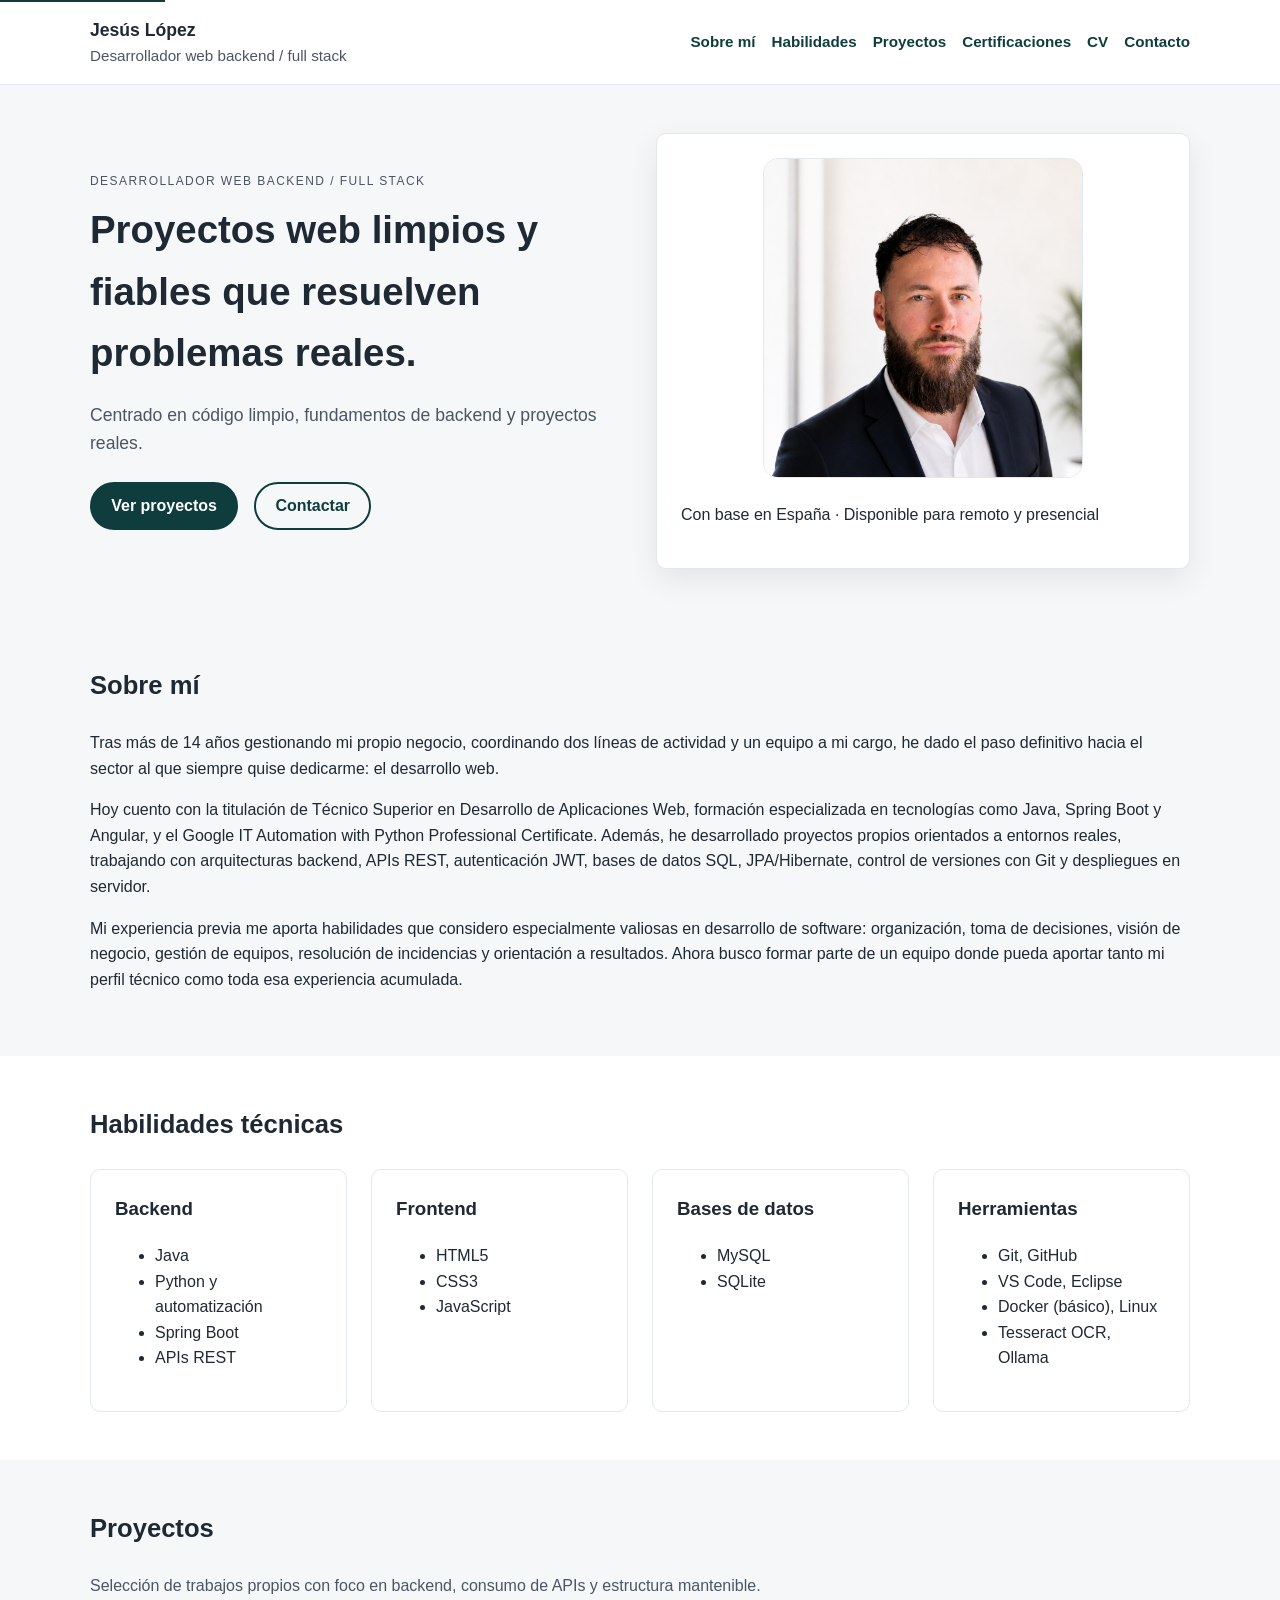
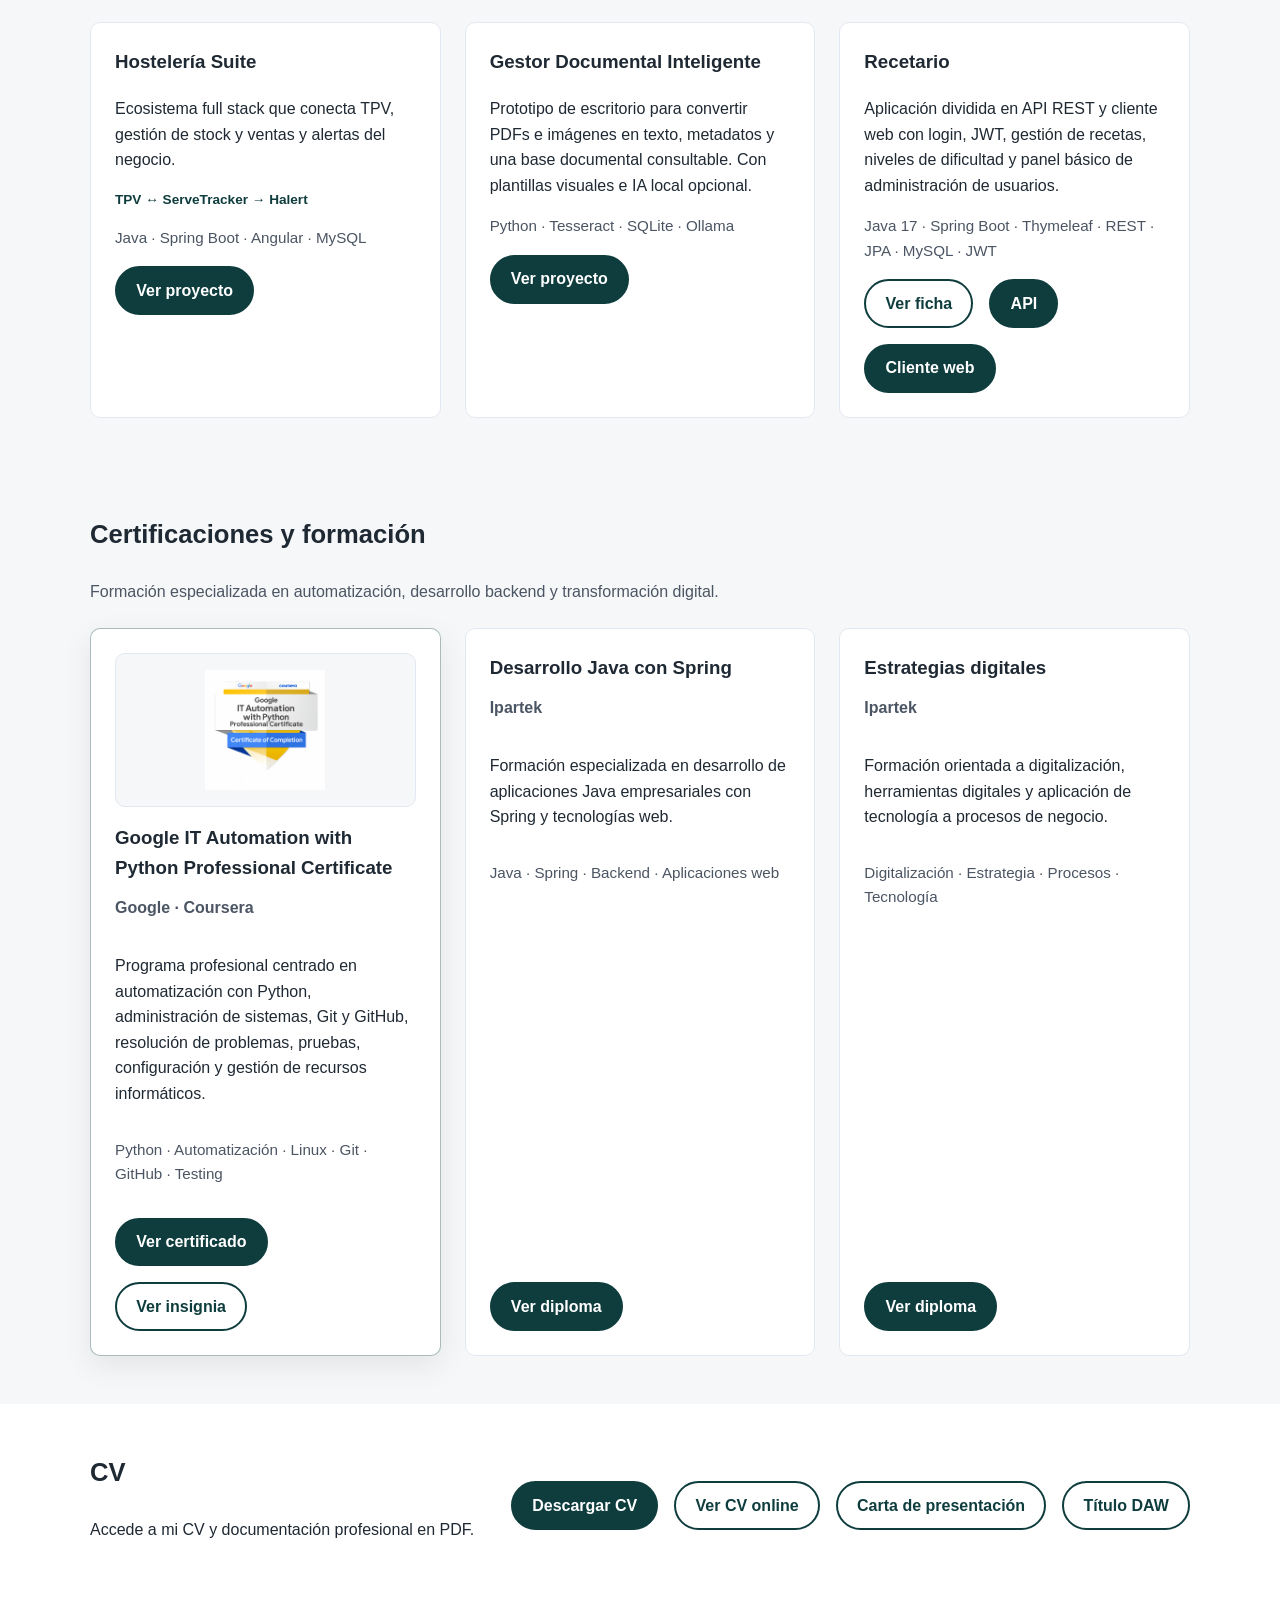
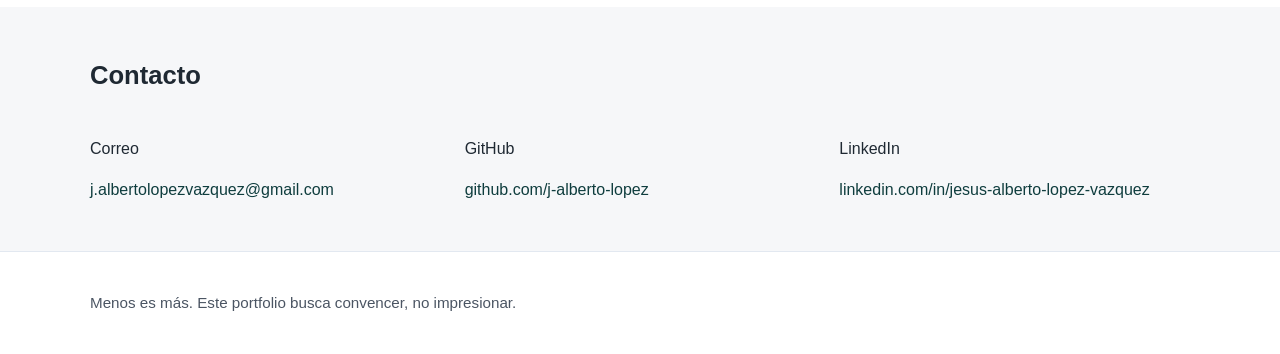
<file: index.html>
<!DOCTYPE html>
<html lang="es">
<head>
  <meta charset="UTF-8" />
  <meta name="viewport" content="width=device-width, initial-scale=1" />
  <title>Portfolio | Jesús López</title>
  <meta name="description" content="Desarrollador web backend / full stack centrado en código limpio, fundamentos de backend y proyectos reales." />
  <link rel="stylesheet" href="css/styles.css" />
</head>
<body>
  <a class="skip-link" href="#main">Saltar al contenido</a>

  <header class="site-header">
    <div class="container header-inner">
      <div class="brand">
        <span class="brand-name">Jesús López</span>
        <span class="brand-role">Desarrollador web backend / full stack</span>
      </div>
      <nav class="nav" aria-label="Primary">
        <a href="#about">Sobre mí</a>
        <a href="#skills">Habilidades</a>
        <a href="#projects">Proyectos</a>
        <a href="#certificaciones">Certificaciones</a>
        <a href="#cv">CV</a>
        <a href="#contact">Contacto</a>
      </nav>
    </div>
  </header>

  <main id="main">
    <section class="hero" id="home" aria-labelledby="hero-title">
      <div class="container hero-inner">
        <div class="hero-content">
          <p class="eyebrow">Desarrollador web backend / full stack</p>
          <h1 id="hero-title">Proyectos web limpios y fiables que resuelven problemas reales.</h1>
          <p class="lead">Centrado en código limpio, fundamentos de backend y proyectos reales.</p>
          <div class="hero-actions">
            <a class="btn" href="#projects">Ver proyectos</a>
            <a class="btn btn-ghost" href="#contact">Contactar</a>
          </div>
        </div>
        <div class="hero-card">
          <img class="profile-image" src="img/perfil.png" alt="Foto de perfil de Jesús López" />
          <div class="hero-card-inner">
            <p>Con base en España · Disponible para remoto y presencial</p>
          </div>
        </div>
      </div>
    </section>

    <section class="section" id="about" aria-labelledby="about-title">
      <div class="container">
        <h2 id="about-title">Sobre mí</h2>
        <p>
          Tras más de 14 años gestionando mi propio negocio, coordinando dos líneas de actividad y un equipo a mi cargo,
          he dado el paso definitivo hacia el sector al que siempre quise dedicarme: el desarrollo web.
        </p>
        <p>
          Hoy cuento con la titulación de Técnico Superior en Desarrollo de Aplicaciones Web, formación especializada
          en tecnologías como Java, Spring Boot y Angular, y el Google IT Automation with Python Professional Certificate.
          Además, he desarrollado proyectos propios orientados a
          entornos reales, trabajando con arquitecturas backend, APIs REST, autenticación JWT, bases de datos SQL,
          JPA/Hibernate, control de versiones con Git y despliegues en servidor.
        </p>
        <p>
          Mi experiencia previa me aporta habilidades que considero especialmente valiosas en desarrollo de software:
          organización, toma de decisiones, visión de negocio, gestión de equipos, resolución de incidencias y
          orientación a resultados. Ahora busco formar parte de un equipo donde pueda aportar tanto mi perfil técnico
          como toda esa experiencia acumulada.
        </p>
      </div>
    </section>

    <section class="section section-alt" id="skills" aria-labelledby="skills-title">
      <div class="container">
        <h2 id="skills-title">Habilidades técnicas</h2>
        <div class="skills-grid">
          <div class="skills-card">
            <h3>Backend</h3>
            <ul>
              <li>Java</li>
              <li>Python y automatización</li>
              <li>Spring Boot</li>
              <li>APIs REST</li>
            </ul>
          </div>
          <div class="skills-card">
            <h3>Frontend</h3>
            <ul>
              <li>HTML5</li>
              <li>CSS3</li>
              <li>JavaScript</li>
            </ul>
          </div>
          <div class="skills-card">
            <h3>Bases de datos</h3>
            <ul>
              <li>MySQL</li>
              <li>SQLite</li>
            </ul>
          </div>
          <div class="skills-card">
            <h3>Herramientas</h3>
            <ul>
              <li>Git, GitHub</li>
              <li>VS Code, Eclipse</li>
              <li>Docker (básico), Linux</li>
              <li>Tesseract OCR, Ollama</li>
            </ul>
          </div>
        </div>
      </div>
    </section>

    <section class="section" id="projects" aria-labelledby="projects-title">
      <div class="container">
        <h2 id="projects-title">Proyectos</h2>
        <p class="section-intro">
          Selección de trabajos propios con foco en backend, consumo de APIs y estructura mantenible.
        </p>
        <div class="projects-grid">
          <article class="project-card">
            <h3>Hostelería Suite</h3>
            <p>Ecosistema full stack que conecta TPV, gestión de stock y ventas y alertas del negocio.</p>
            <p class="project-flow">TPV ↔ ServeTracker → Halert</p>
            <p class="tech">Java · Spring Boot · Angular · MySQL</p>
            <div class="project-actions">
              <a class="btn" href="hosteleria-suite/index.html">Ver proyecto</a>
            </div>
          </article>
          <article class="project-card">
            <h3>Gestor Documental Inteligente</h3>
            <p>Prototipo de escritorio para convertir PDFs e imágenes en texto, metadatos y una base documental consultable. Con plantillas visuales e IA local opcional.</p>
            <p class="tech">Python · Tesseract · SQLite · Ollama</p>
            <div class="project-actions">
              <a class="btn" href="gestor-documental/index.html">Ver proyecto</a>
            </div>
          </article>
          <article class="project-card">
            <h3>Recetario</h3>
            <p>Aplicación dividida en API REST y cliente web con login, JWT, gestión de recetas, niveles de dificultad y panel básico de administración de usuarios.</p>
            <p class="tech">Java 17 · Spring Boot · Thymeleaf · REST · JPA · MySQL · JWT</p>
            <div class="project-actions">
              <a class="btn btn-ghost" href="projects/project.html">Ver ficha</a>
              <a class="btn" href="https://github.com/j-alberto-lopez/recetas-api" target="_blank" rel="noopener noreferrer">API</a>
              <a class="btn" href="https://github.com/j-alberto-lopez/recetas-cli" target="_blank" rel="noopener noreferrer">Cliente web</a>
            </div>
          </article>
        </div>
      </div>
    </section>

    <section class="section" id="certificaciones" aria-labelledby="certificaciones-title">
      <div class="container">
        <h2 id="certificaciones-title">Certificaciones y formación</h2>
        <p class="section-intro">
          Formación especializada en automatización, desarrollo backend y transformación digital.
        </p>
        <div class="certifications-grid">
          <article class="project-card certification-card certification-card-featured">
            <div class="certification-badge">
              <img src="docuPortfolio/google-it-automation-with-python-professional-certi.2.png" alt="Insignia Google IT Automation with Python" />
            </div>
            <h3>Google IT Automation with Python Professional Certificate</h3>
            <p class="certification-issuer">Google · Coursera</p>
            <p>
              Programa profesional centrado en automatización con Python, administración de sistemas, Git y GitHub,
              resolución de problemas, pruebas, configuración y gestión de recursos informáticos.
            </p>
            <p class="tech">Python · Automatización · Linux · Git · GitHub · Testing</p>
            <!-- TODO certificado-verificable-google: Añadir el enlace verificable de Coursera si debe sustituir al PDF local. -->
            <div class="project-actions certification-actions">
              <a class="btn" href="docuPortfolio/Coursera SH7TS65AM1JM.pdf" target="_blank" rel="noopener noreferrer">Ver certificado</a>
              <a class="btn btn-ghost" href="https://www.credly.com/badges/61d551f4-1c60-4bb8-9434-77779cc65522/public_url" target="_blank" rel="noopener noreferrer">Ver insignia</a>
            </div>
          </article>

          <article class="project-card certification-card">
            <h3>Desarrollo Java con Spring</h3>
            <p class="certification-issuer">Ipartek</p>
            <p>
              Formación especializada en desarrollo de aplicaciones Java empresariales con Spring y tecnologías web.
            </p>
            <p class="tech">Java · Spring · Backend · Aplicaciones web</p>
            <div class="project-actions certification-actions">
              <a class="btn" href="docuPortfolio/DiplomaIpartekSpring_publico.pdf" target="_blank" rel="noopener noreferrer">Ver diploma</a>
            </div>
          </article>

          <article class="project-card certification-card">
            <h3>Estrategias digitales</h3>
            <p class="certification-issuer">Ipartek</p>
            <p>
              Formación orientada a digitalización, herramientas digitales y aplicación de tecnología a procesos de negocio.
            </p>
            <p class="tech">Digitalización · Estrategia · Procesos · Tecnología</p>
            <div class="project-actions certification-actions">
              <a class="btn" href="docuPortfolio/DiplomaEstrategiasDigitales_publico.pdf" target="_blank" rel="noopener noreferrer">Ver diploma</a>
            </div>
          </article>
        </div>
      </div>
    </section>

    <section class="section section-alt" id="cv" aria-labelledby="cv-title">
      <div class="container cv-section">
        <div>
          <h2 id="cv-title">CV</h2>
          <p>Accede a mi CV y documentación profesional en PDF.</p>
        </div>
        <div class="doc-actions">
          <a class="btn" href="CV - Jesús Alberto López Vázquez_compressed.pdf" download>Descargar CV</a>
          <a class="btn btn-ghost" href="copiaFoto/cv-presentacion-foto.html" target="_blank" rel="noopener noreferrer">Ver CV online</a>
          <a class="btn btn-ghost" href="docuPortfolio/CartaPresentacionV.pdf" download>Carta de presentación</a>
          <a class="btn btn-ghost" href="docuPortfolio/TituloDAW_publico.pdf" download>Título DAW</a>
        </div>
      </div>
    </section>

    <section class="section" id="contact" aria-labelledby="contact-title">
      <div class="container">
        <h2 id="contact-title">Contacto</h2>
        <div class="contact-grid">
          <div>
            <p>Correo</p>
            <a href="mailto:j.albertolopezvazquez@gmail.com">j.albertolopezvazquez@gmail.com</a>
          </div>
          <div>
            <p>GitHub</p>
            <a href="https://github.com/j-alberto-lopez">github.com/j-alberto-lopez</a>
          </div>
          <div>
            <p>LinkedIn</p>
            <a href="https://www.linkedin.com/in/jesus-alberto-lopez-vazquez/">linkedin.com/in/jesus-alberto-lopez-vazquez</a>
          </div>
        </div>
      </div>
    </section>
  </main>

  <footer class="site-footer">
    <div class="container">
      <p>Menos es más. Este portfolio busca convencer, no impresionar.</p>
    </div>
  </footer>

  <script src="js/main.js"></script>
</body>
</html>
</file>
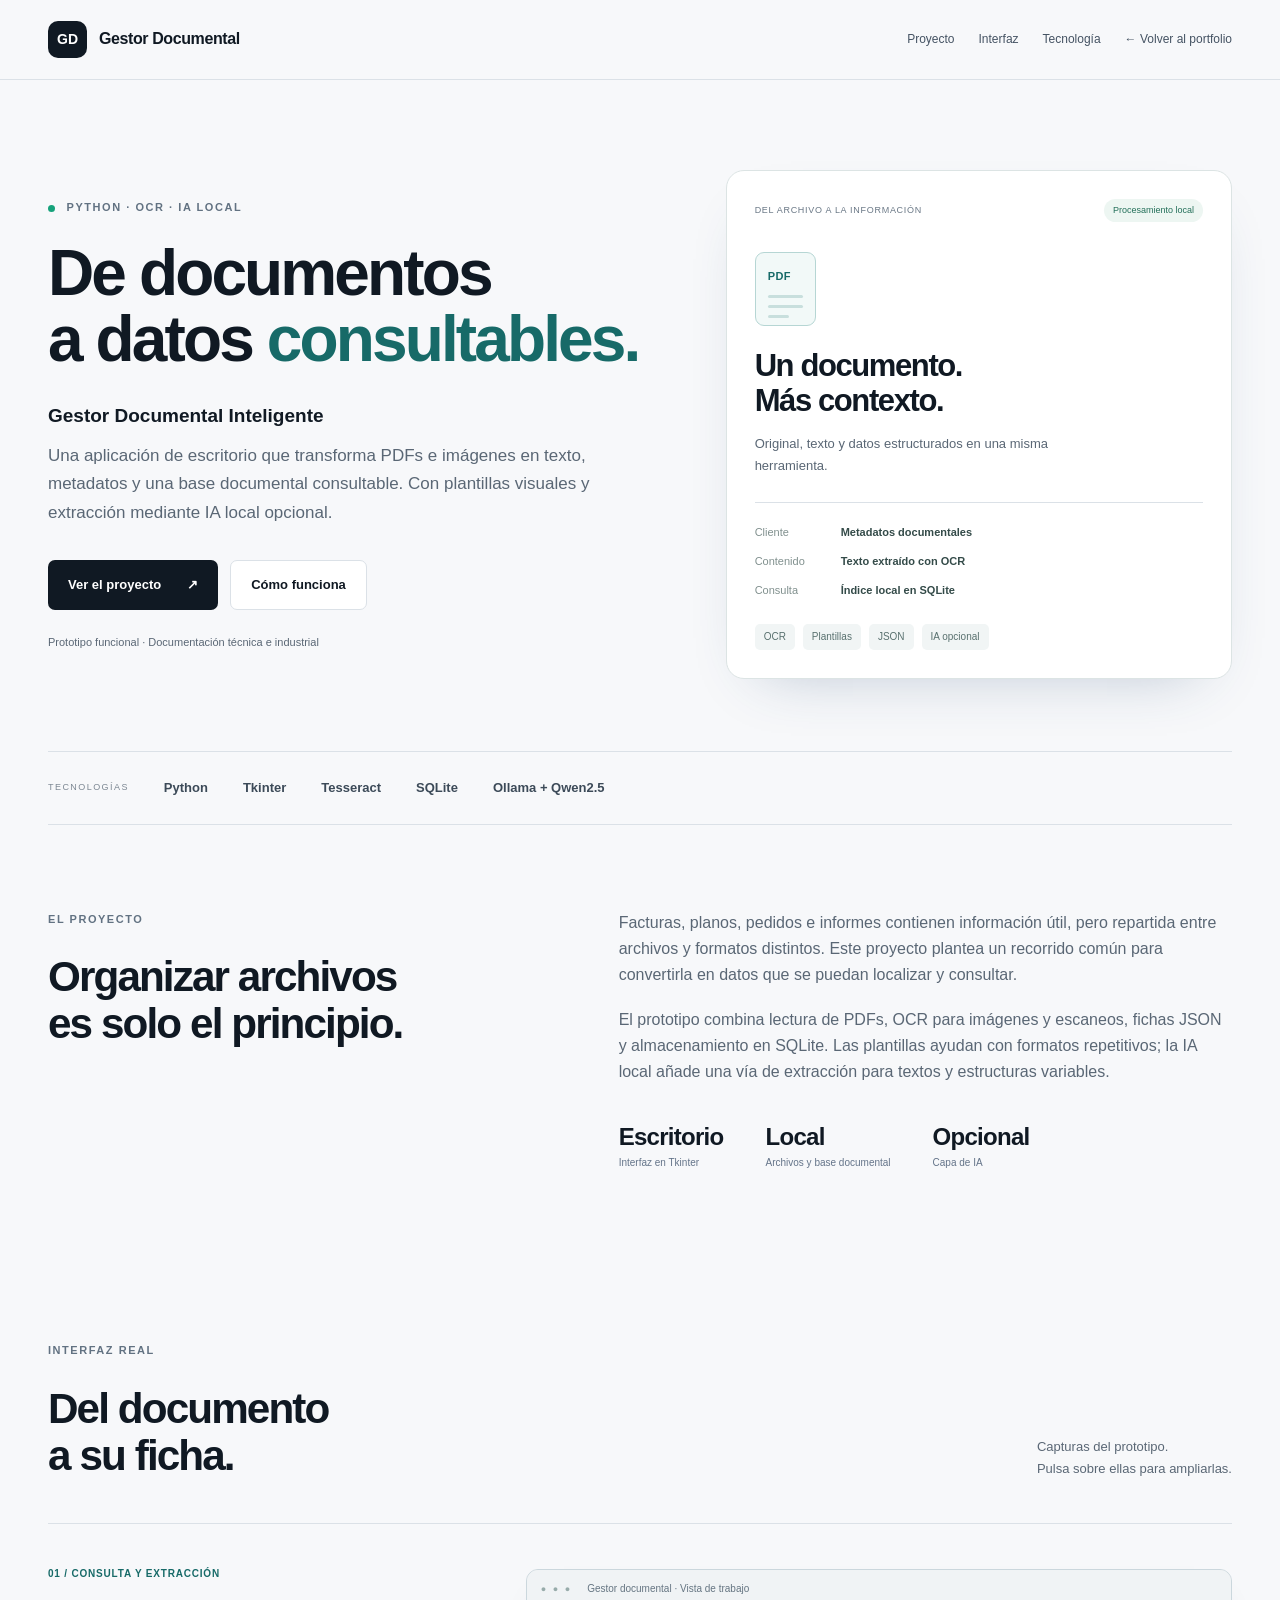
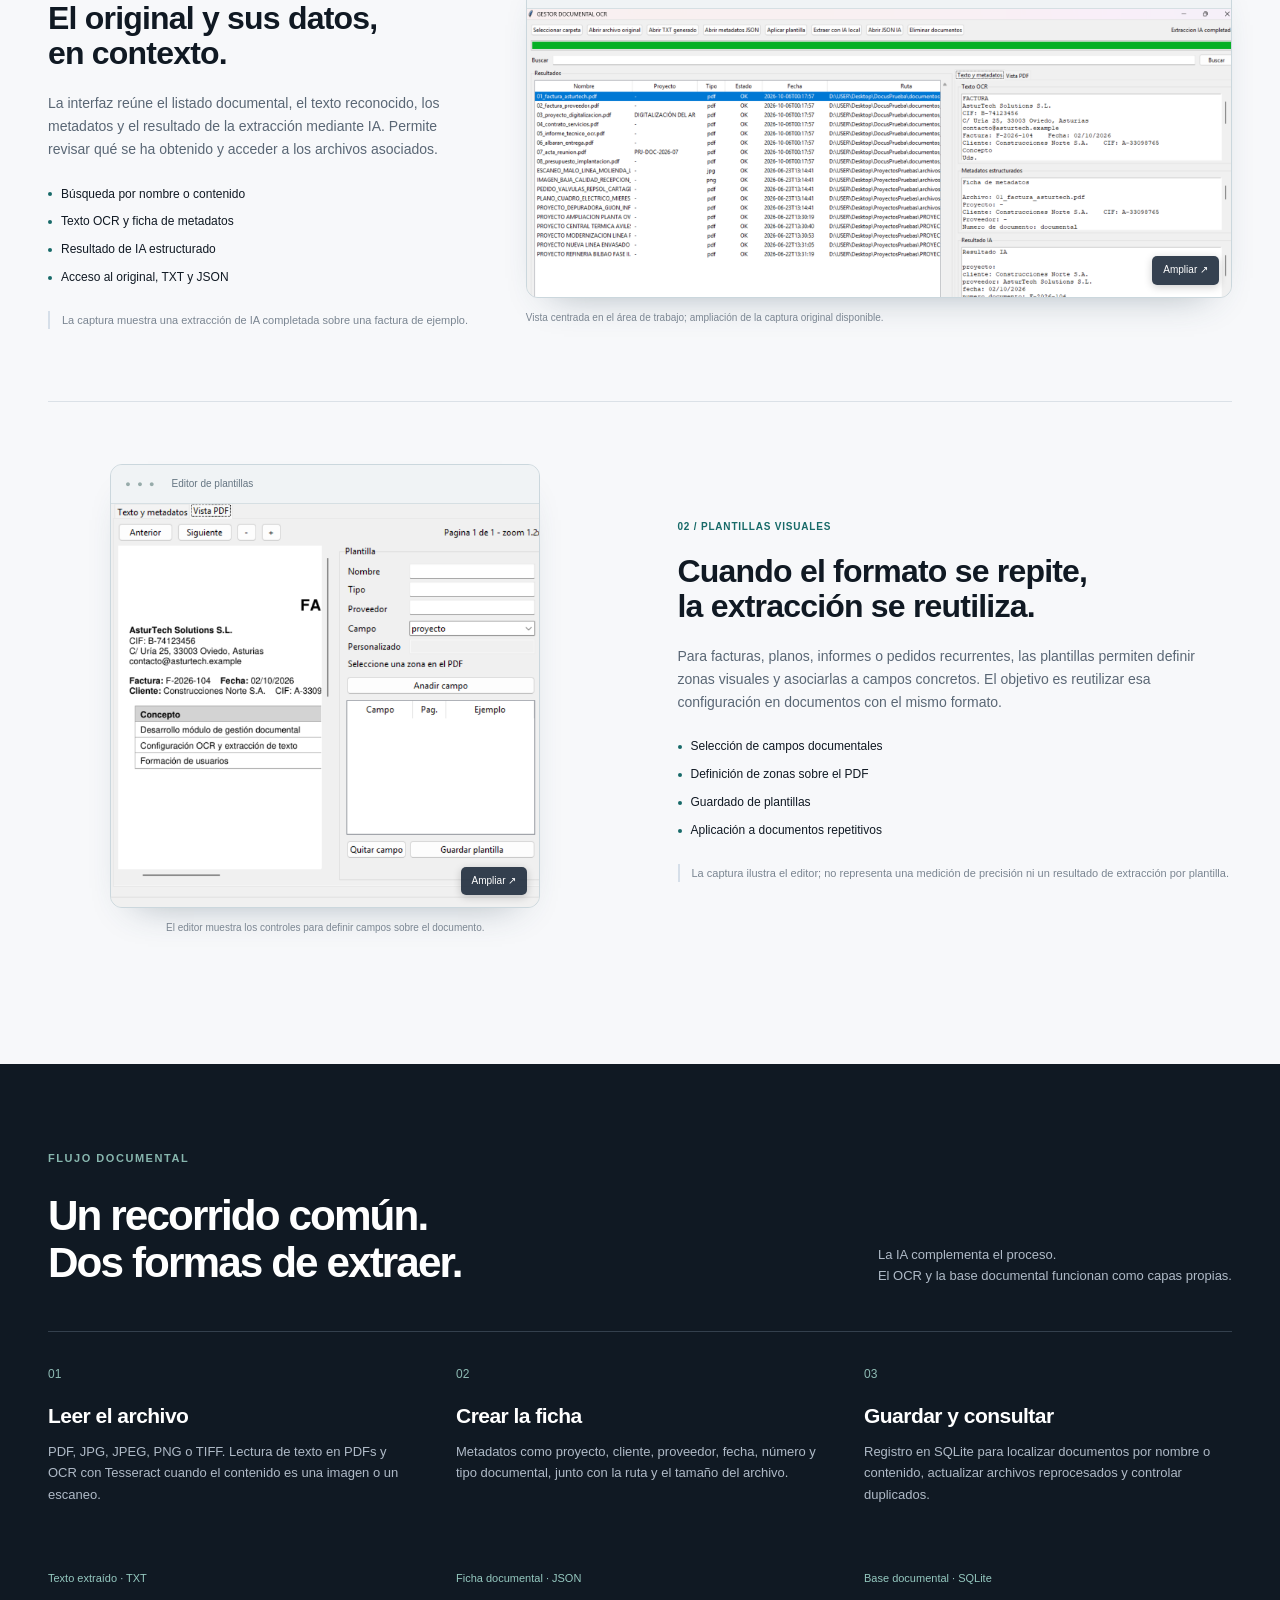
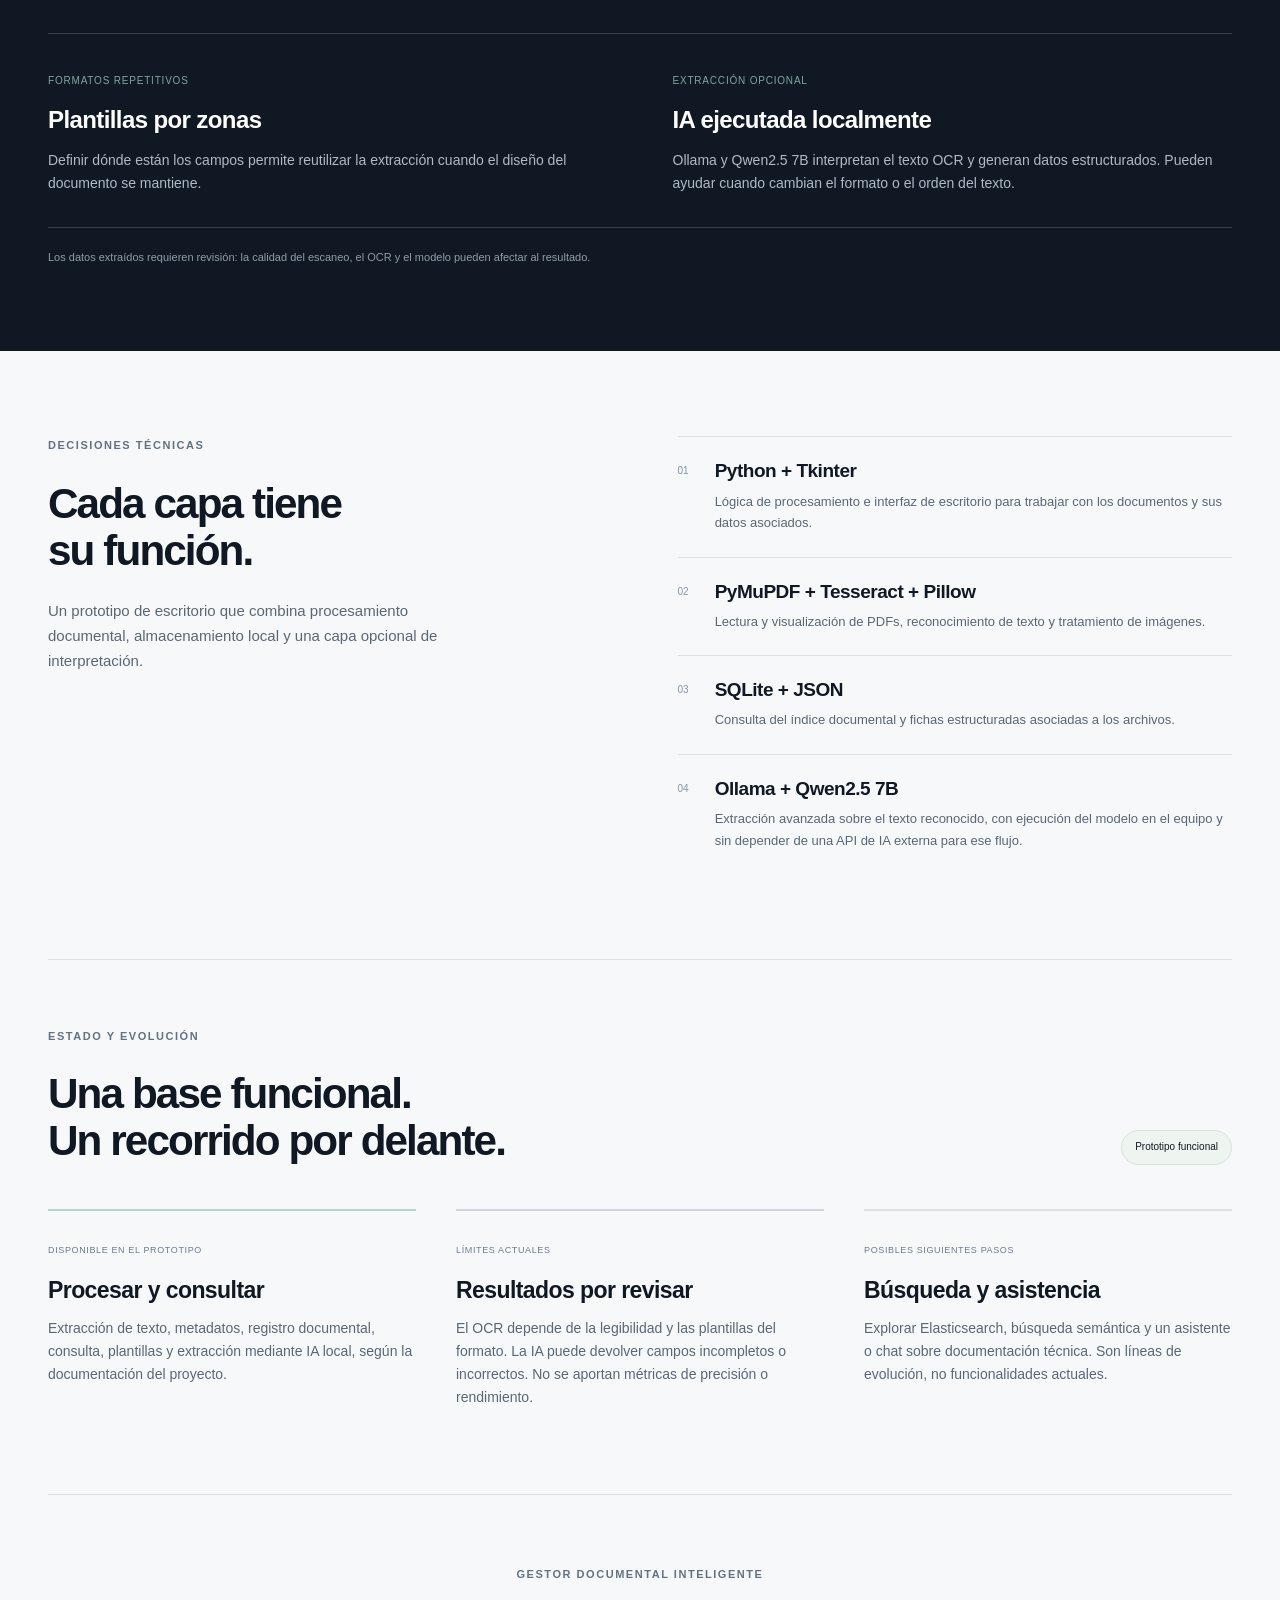
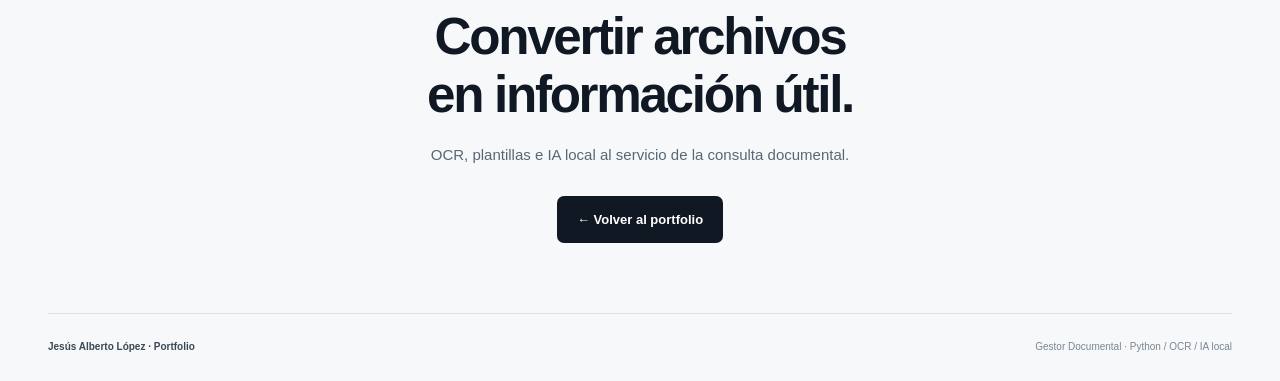
<file: gestor-documental/index.html>
<!doctype html>
<html lang="es"><head><meta charset="utf-8"><meta name="viewport" content="width=device-width,initial-scale=1"><meta name="description" content="Gestor documental: prototipo de escritorio en Python con OCR, plantillas visuales, SQLite e IA local opcional."><title>Gestor Documental · Portfolio</title><link rel="stylesheet" href="styles.css"><script src="script.js" defer></script></head>
<body><a class="skip" href="#contenido">Saltar al contenido</a>
<header class="header"><a class="brand" href="#contenido"><span class="brand-symbol">GD</span> Gestor Documental</a><nav aria-label="Navegación del proyecto"><a href="#proyecto">Proyecto</a><a href="#capturas">Interfaz</a><a href="#tecnologia">Tecnología</a><a href="../index.html#projects">← Volver al portfolio</a></nav></header>
<main id="contenido">
<section class="hero wrap"><div><p class="eyebrow"><span class="dot"></span> PYTHON · OCR · IA LOCAL</p><h1>De documentos<br>a datos <span>consultables.</span></h1><p class="hero-name">Gestor Documental Inteligente</p><p class="lead">Una aplicación de escritorio que transforma PDFs e imágenes en texto, metadatos y una base documental consultable. Con plantillas visuales y extracción mediante IA local opcional.</p><div class="actions"><a class="button primary" href="#capturas">Ver el proyecto <span aria-hidden="true">↗</span></a><a class="button subtle" href="#flujo">Cómo funciona</a></div><p class="status">Prototipo funcional · Documentación técnica e industrial</p></div>
<aside class="overview" aria-label="Resumen funcional"><div class="overview-head"><span>DEL ARCHIVO A LA INFORMACIÓN</span><span class="small-pill">Procesamiento local</span></div><div class="document-icon" aria-hidden="true"><span>PDF</span><i></i><i></i><i></i></div><h2>Un documento.<br>Más contexto.</h2><p>Original, texto y datos estructurados en una misma herramienta.</p><div class="overview-fields"><span>Cliente</span><strong>Metadatos documentales</strong><span>Contenido</span><strong>Texto extraído con OCR</strong><span>Consulta</span><strong>Índice local en SQLite</strong></div><div class="overview-tags"><span>OCR</span><span>Plantillas</span><span>JSON</span><span>IA opcional</span></div></aside></section>
<div class="stack-strip wrap"><span>TECNOLOGÍAS</span><p>Python</p><p>Tkinter</p><p>Tesseract</p><p>SQLite</p><p>Ollama + Qwen2.5</p></div>
<section class="section wrap intro" id="proyecto"><div><p class="eyebrow">EL PROYECTO</p><h2>Organizar archivos<br>es solo el principio.</h2></div><div class="intro-text"><p>Facturas, planos, pedidos e informes contienen información útil, pero repartida entre archivos y formatos distintos. Este proyecto plantea un recorrido común para convertirla en datos que se puedan localizar y consultar.</p><p>El prototipo combina lectura de PDFs, OCR para imágenes y escaneos, fichas JSON y almacenamiento en SQLite. Las plantillas ayudan con formatos repetitivos; la IA local añade una vía de extracción para textos y estructuras variables.</p><div class="facts"><div><strong>Escritorio</strong><span>Interfaz en Tkinter</span></div><div><strong>Local</strong><span>Archivos y base documental</span></div><div><strong>Opcional</strong><span>Capa de IA</span></div></div></div></section>
<section class="section wrap" id="capturas"><div class="section-heading"><div><p class="eyebrow">INTERFAZ REAL</p><h2>Del documento<br>a su ficha.</h2></div><p>Capturas del prototipo.<br>Pulsa sobre ellas para ampliarlas.</p></div>
<article class="feature"><div class="feature-copy"><p class="feature-label">01 / CONSULTA Y EXTRACCIÓN</p><h3>El original y sus datos,<br>en contexto.</h3><p>La interfaz reúne el listado documental, el texto reconocido, los metadatos y el resultado de la extracción mediante IA. Permite revisar qué se ha obtenido y acceder a los archivos asociados.</p><ul class="features"><li>Búsqueda por nombre o contenido</li><li>Texto OCR y ficha de metadatos</li><li>Resultado de IA estructurado</li><li>Acceso al original, TXT y JSON</li></ul><p class="module-note">La captura muestra una extracción de IA completada sobre una factura de ejemplo.</p></div><figure><div class="screen-frame"><div class="screen-bar"><span class="screen-dots" aria-hidden="true">● ● ●</span><span>Gestor documental · Vista de trabajo</span></div><button class="image-button screen-focus" data-image="assets/gestor-documental.png" data-title="Vista de trabajo: OCR, metadatos y extracción mediante IA" aria-label="Ampliar captura del gestor documental"><img src="assets/gestor-documental.png" alt="Interfaz del gestor con listado de archivos, texto OCR, metadatos y resultado de IA de una factura de ejemplo" width="1896" height="1010"><span class="zoom">Ampliar ↗</span></button></div><figcaption>Vista centrada en el área de trabajo; ampliación de la captura original disponible.</figcaption></figure></article>
<article class="feature template"><figure><div class="screen-frame template-frame"><div class="screen-bar"><span class="screen-dots" aria-hidden="true">● ● ●</span><span>Editor de plantillas</span></div><button class="image-button" data-image="assets/editor-plantillas.png" data-title="Editor visual de plantillas sobre un PDF" aria-label="Ampliar captura del editor de plantillas"><img src="assets/editor-plantillas.png" alt="Editor visual con selección de campo, controles para definir zonas y vista de una factura en PDF" width="740" height="697" loading="lazy"><span class="zoom">Ampliar ↗</span></button></div><figcaption>El editor muestra los controles para definir campos sobre el documento.</figcaption></figure><div class="feature-copy"><p class="feature-label">02 / PLANTILLAS VISUALES</p><h3>Cuando el formato se repite,<br>la extracción se reutiliza.</h3><p>Para facturas, planos, informes o pedidos recurrentes, las plantillas permiten definir zonas visuales y asociarlas a campos concretos. El objetivo es reutilizar esa configuración en documentos con el mismo formato.</p><ul class="features"><li>Selección de campos documentales</li><li>Definición de zonas sobre el PDF</li><li>Guardado de plantillas</li><li>Aplicación a documentos repetitivos</li></ul><p class="module-note">La captura ilustra el editor; no representa una medición de precisión ni un resultado de extracción por plantilla.</p></div></article></section>
<section class="section dark" id="flujo"><div class="wrap"><div class="section-heading"><div><p class="eyebrow">FLUJO DOCUMENTAL</p><h2>Un recorrido común.<br>Dos formas de extraer.</h2></div><p>La IA complementa el proceso.<br>El OCR y la base documental funcionan como capas propias.</p></div><ol class="flow"><li><span class="flow-num">01</span><h3>Leer el archivo</h3><p>PDF, JPG, JPEG, PNG o TIFF. Lectura de texto en PDFs y OCR con Tesseract cuando el contenido es una imagen o un escaneo.</p><span class="flow-output">Texto extraído · TXT</span></li><li><span class="flow-num">02</span><h3>Crear la ficha</h3><p>Metadatos como proyecto, cliente, proveedor, fecha, número y tipo documental, junto con la ruta y el tamaño del archivo.</p><span class="flow-output">Ficha documental · JSON</span></li><li><span class="flow-num">03</span><h3>Guardar y consultar</h3><p>Registro en SQLite para localizar documentos por nombre o contenido, actualizar archivos reprocesados y controlar duplicados.</p><span class="flow-output">Base documental · SQLite</span></li></ol><div class="methods"><article><span class="method-label">FORMATOS REPETITIVOS</span><h3>Plantillas por zonas</h3><p>Definir dónde están los campos permite reutilizar la extracción cuando el diseño del documento se mantiene.</p></article><article><span class="method-label">EXTRACCIÓN OPCIONAL</span><h3>IA ejecutada localmente</h3><p>Ollama y Qwen2.5 7B interpretan el texto OCR y generan datos estructurados. Pueden ayudar cuando cambian el formato o el orden del texto.</p></article></div><p class="dark-note">Los datos extraídos requieren revisión: la calidad del escaneo, el OCR y el modelo pueden afectar al resultado.</p></div></section>
<section class="section wrap technology" id="tecnologia"><div><p class="eyebrow">DECISIONES TÉCNICAS</p><h2>Cada capa tiene<br>su función.</h2><p class="tech-intro">Un prototipo de escritorio que combina procesamiento documental, almacenamiento local y una capa opcional de interpretación.</p></div><div class="tech-list"><article><span>01</span><div><h3>Python + Tkinter</h3><p>Lógica de procesamiento e interfaz de escritorio para trabajar con los documentos y sus datos asociados.</p></div></article><article><span>02</span><div><h3>PyMuPDF + Tesseract + Pillow</h3><p>Lectura y visualización de PDFs, reconocimiento de texto y tratamiento de imágenes.</p></div></article><article><span>03</span><div><h3>SQLite + JSON</h3><p>Consulta del índice documental y fichas estructuradas asociadas a los archivos.</p></div></article><article><span>04</span><div><h3>Ollama + Qwen2.5 7B</h3><p>Extracción avanzada sobre el texto reconocido, con ejecución del modelo en el equipo y sin depender de una API de IA externa para ese flujo.</p></div></article></div></section>
<section class="section wrap state" id="estado"><div class="section-heading"><div><p class="eyebrow">ESTADO Y EVOLUCIÓN</p><h2>Una base funcional.<br>Un recorrido por delante.</h2></div><span class="state-badge">Prototipo funcional</span></div><div class="roadmap"><article><span class="roadmap-label">DISPONIBLE EN EL PROTOTIPO</span><h3>Procesar y consultar</h3><p>Extracción de texto, metadatos, registro documental, consulta, plantillas y extracción mediante IA local, según la documentación del proyecto.</p></article><article><span class="roadmap-label">LÍMITES ACTUALES</span><h3>Resultados por revisar</h3><p>El OCR depende de la legibilidad y las plantillas del formato. La IA puede devolver campos incompletos o incorrectos. No se aportan métricas de precisión o rendimiento.</p></article><article><span class="roadmap-label">POSIBLES SIGUIENTES PASOS</span><h3>Búsqueda y asistencia</h3><p>Explorar Elasticsearch, búsqueda semántica y un asistente o chat sobre documentación técnica. Son líneas de evolución, no funcionalidades actuales.</p></article></div></section>
<section class="closing wrap"><p class="eyebrow">GESTOR DOCUMENTAL INTELIGENTE</p><h2>Convertir archivos<br>en información útil.</h2><p>OCR, plantillas e IA local al servicio de la consulta documental.</p><a class="button primary" href="../index.html#projects">← Volver al portfolio</a></section></main>
<footer class="footer wrap"><span>Jesús Alberto López · Portfolio</span><span>Gestor Documental · Python / OCR / IA local</span></footer>
<dialog id="image-viewer" aria-labelledby="viewer-title"><div class="viewer-head"><h2 id="viewer-title">Captura del proyecto</h2><button id="close-viewer" type="button" autofocus>Cerrar ×</button></div><div class="viewer-scroll"><img id="viewer-image" alt=""></div></dialog></body></html>
</file>
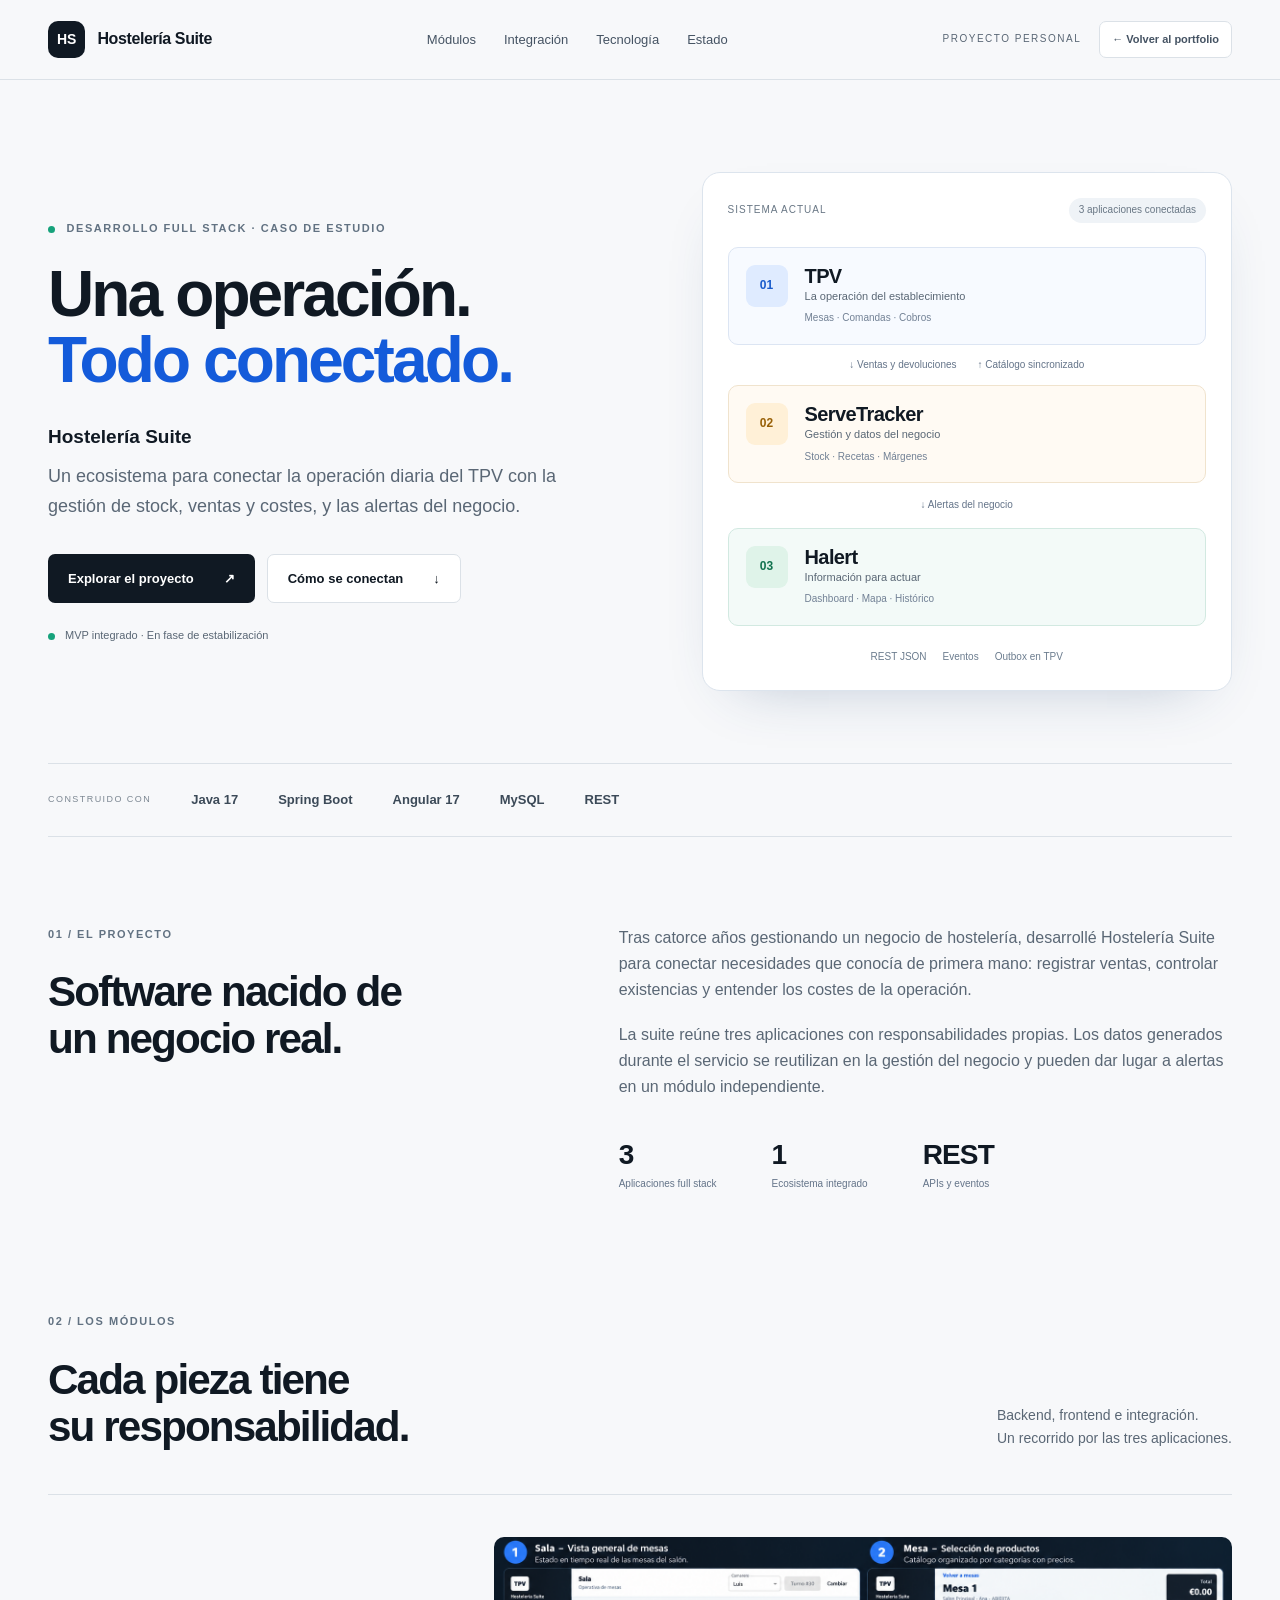
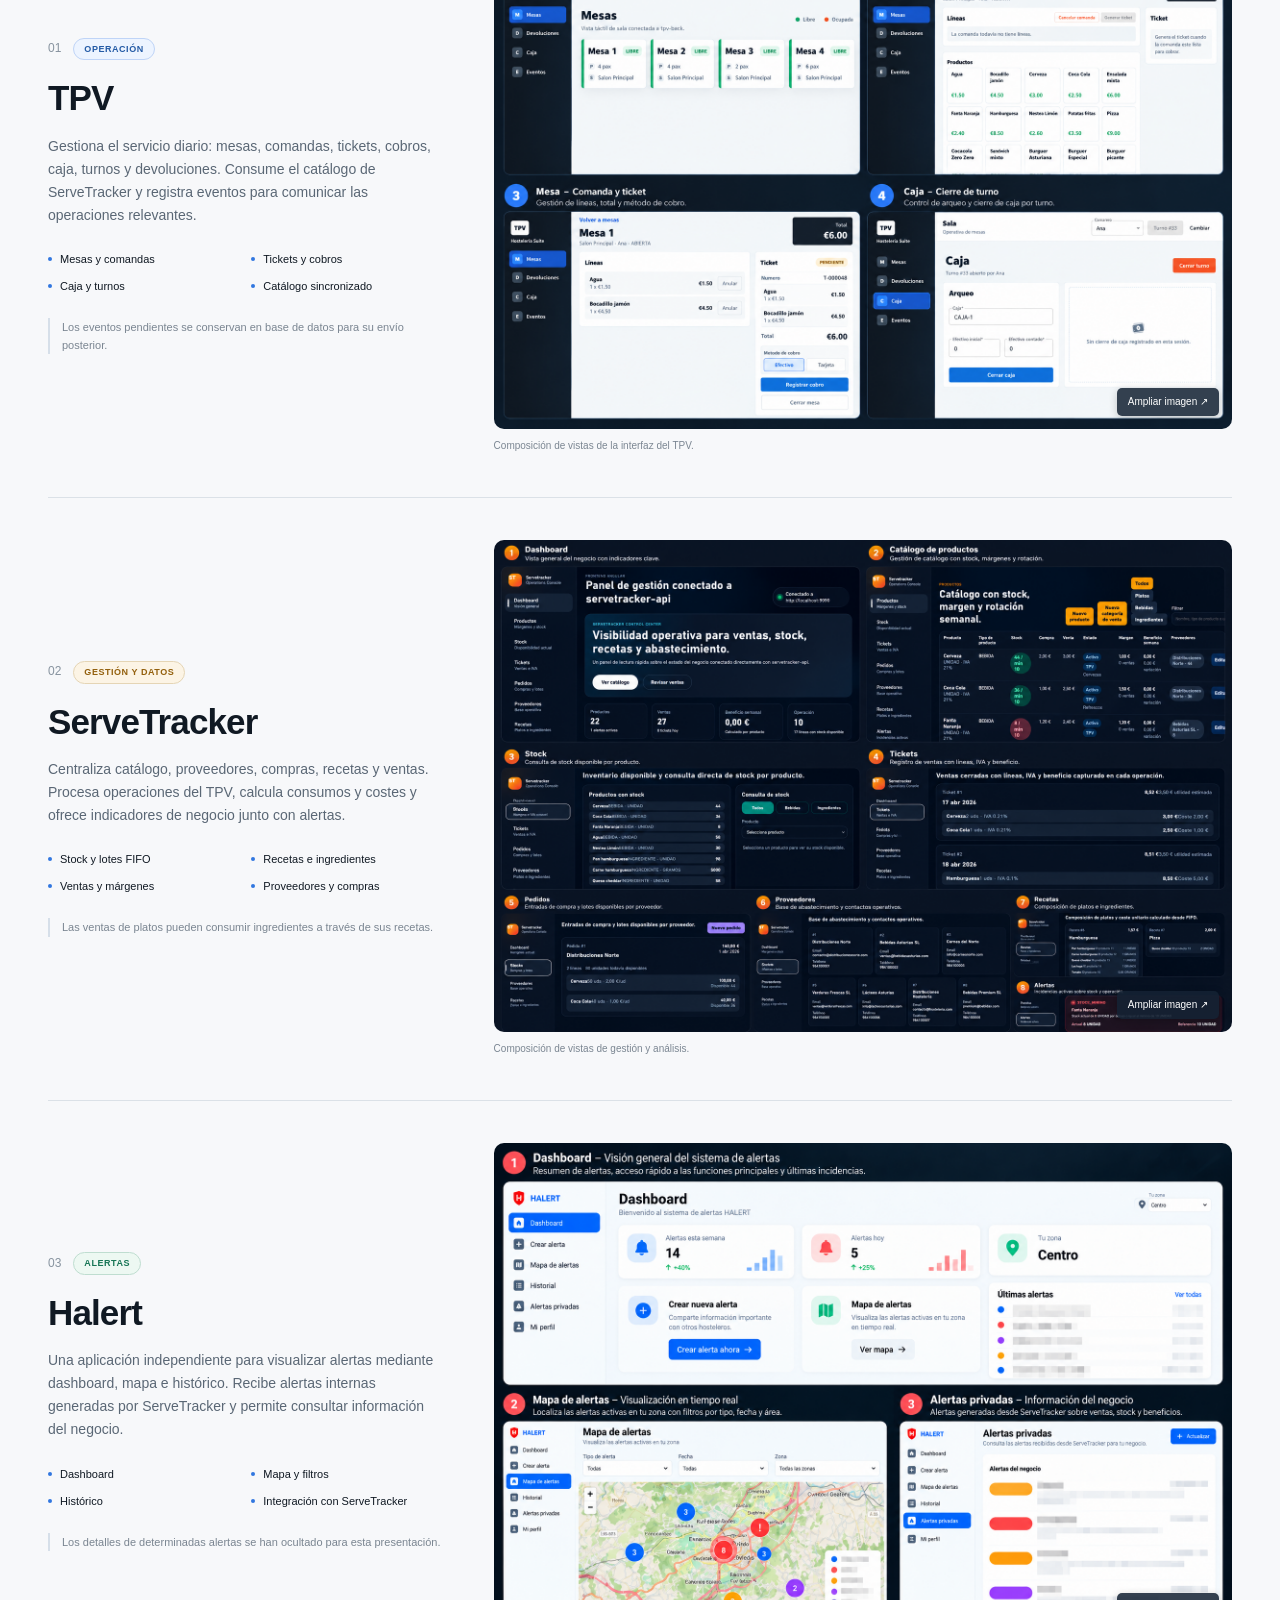
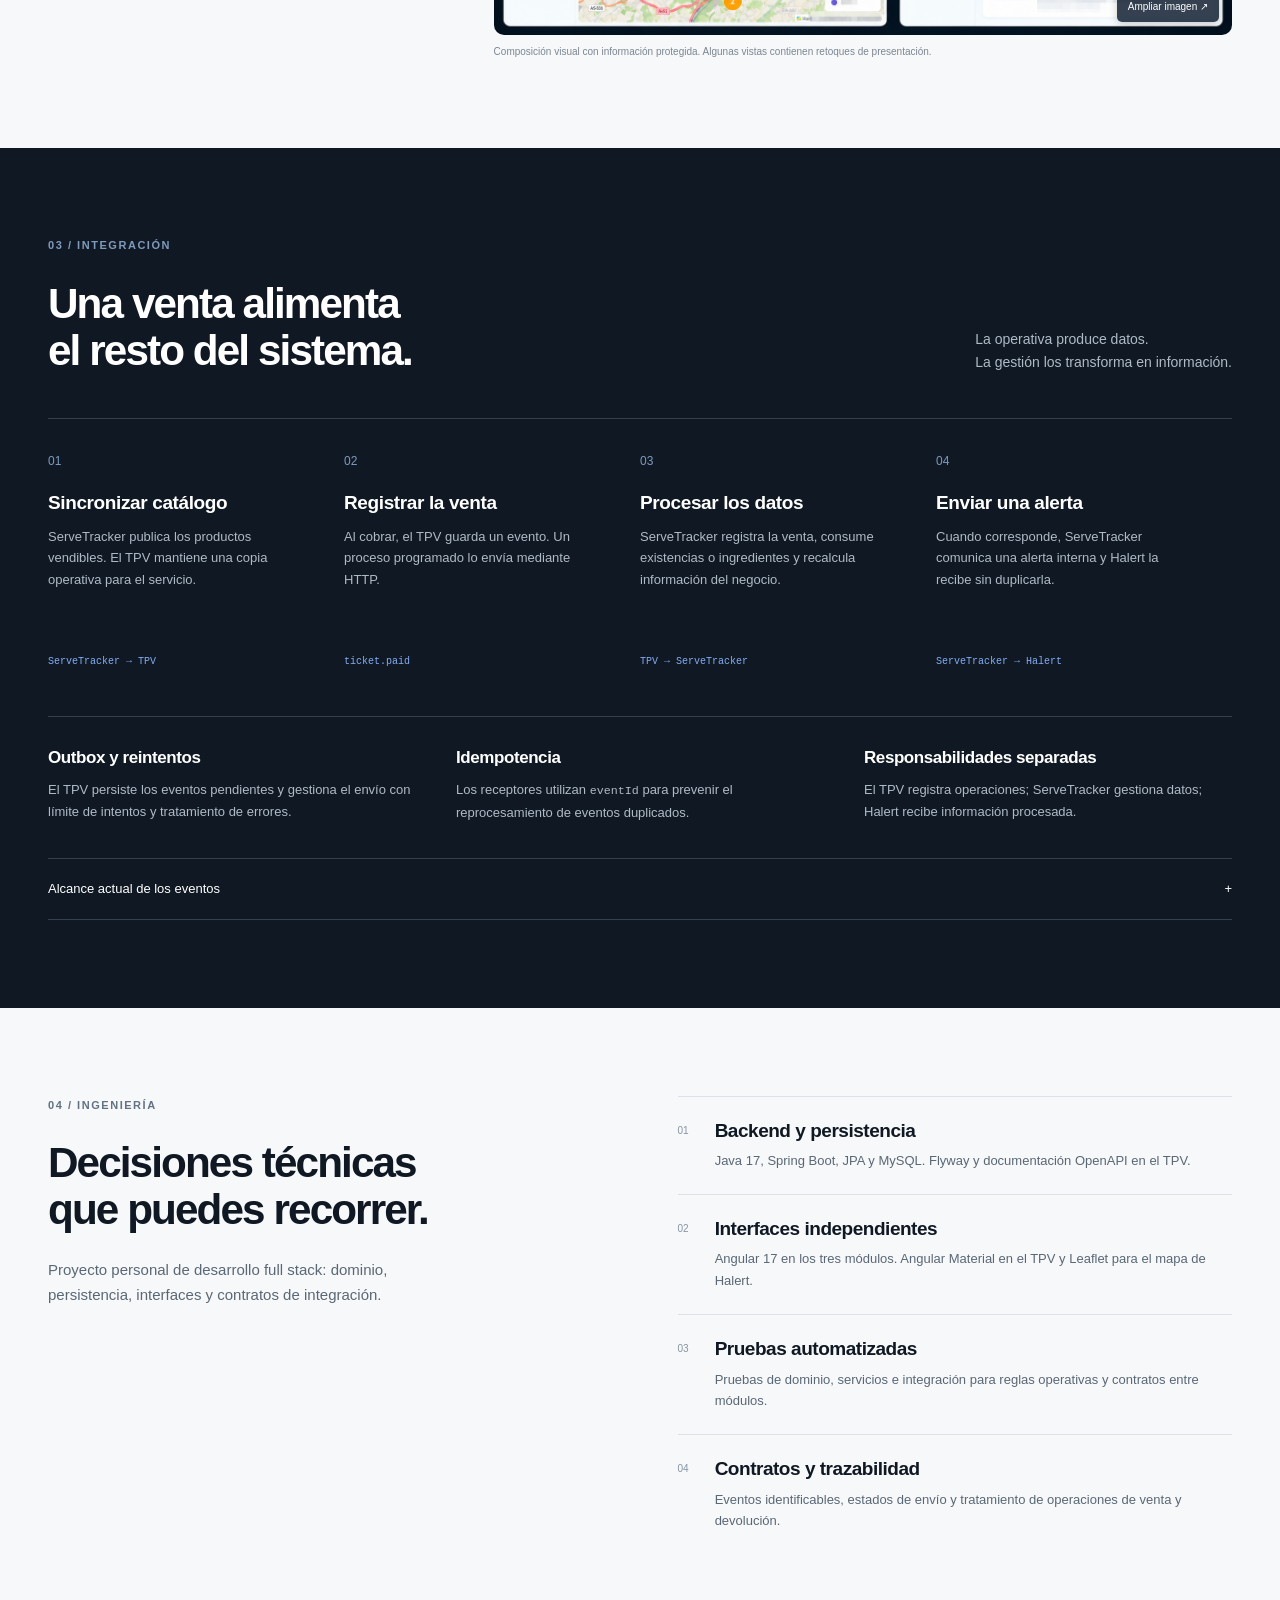
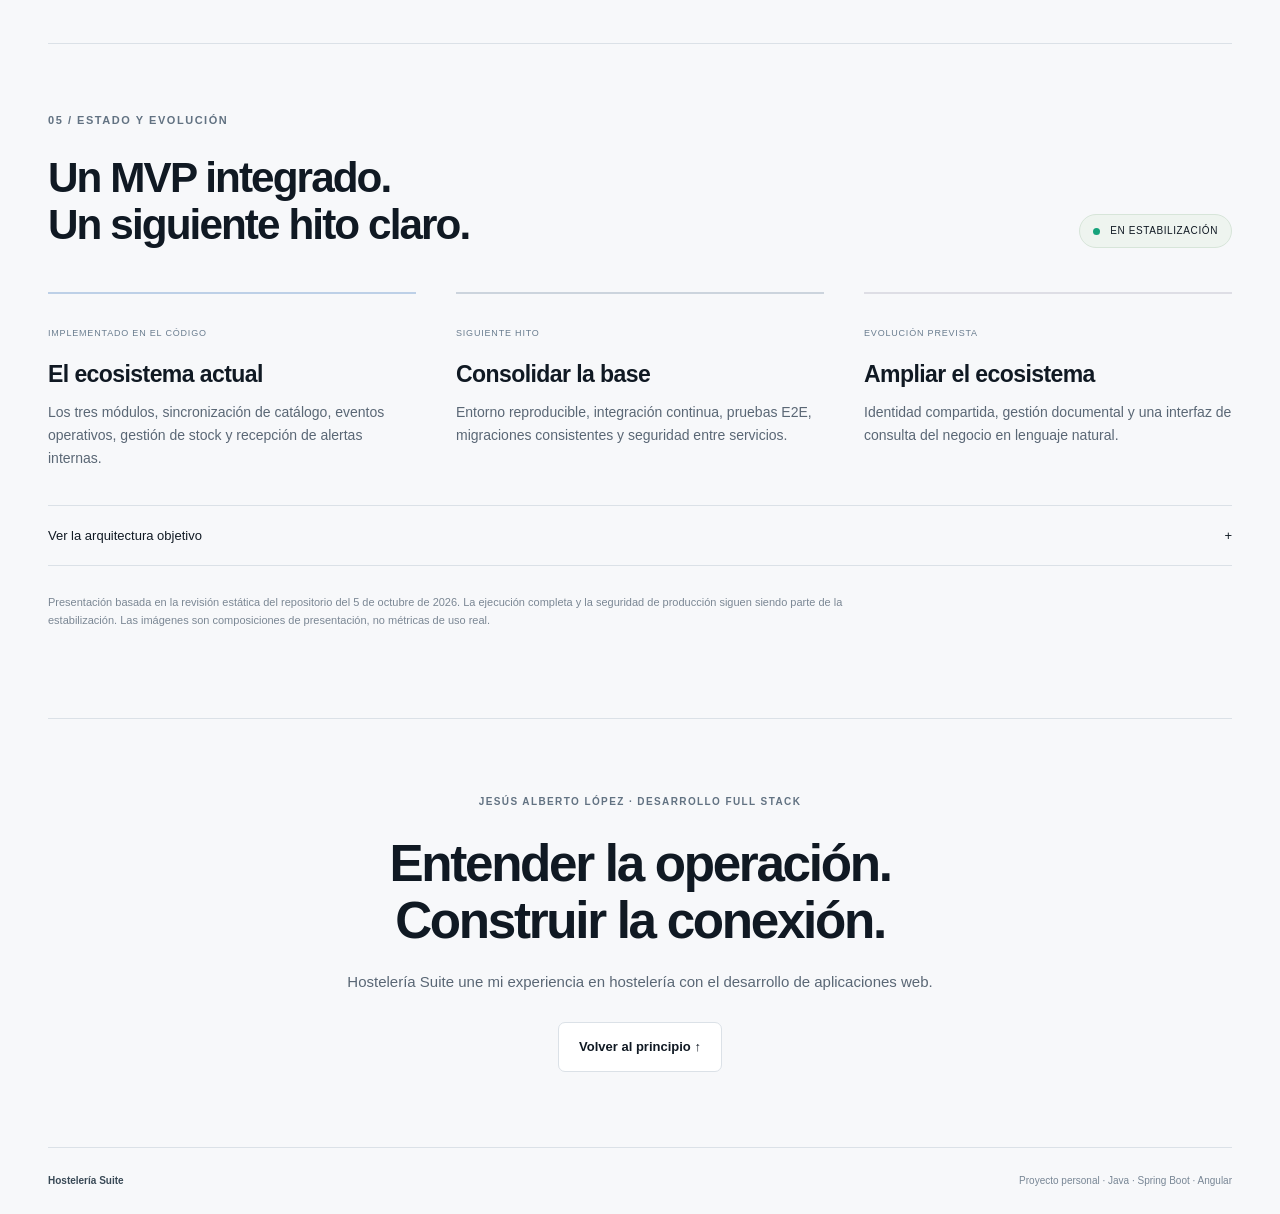
<file: hosteleria-suite/index.html>
<!doctype html>
<html lang="es">
<head><meta charset="utf-8"><meta name="viewport" content="width=device-width,initial-scale=1"><meta name="description" content="Hostelería Suite: proyecto full stack que conecta TPV, gestión de stock y ventas y alertas del negocio."><meta name="theme-color" content="#101923"><title>Hostelería Suite · Caso de estudio</title><link rel="stylesheet" href="styles.css"><link rel="stylesheet" href="portfolio-integration.css"><script src="script.js" defer></script></head>
<body>
<a class="skip" href="#contenido">Saltar al contenido</a>
<header class="header"><a class="brand" href="#inicio" aria-label="Hostelería Suite inicio"><span class="brand-symbol">HS</span><span>Hostelería Suite</span></a><nav aria-label="Navegación del proyecto"><a href="#modulos">Módulos</a><a href="#integracion">Integración</a><a href="#tecnologia">Tecnología</a><a href="#estado">Estado</a></nav><div class="header-actions"><span class="header-label">PROYECTO PERSONAL</span><a class="portfolio-back" href="../index.html#projects">← Volver al portfolio</a></div></header>
<main id="contenido">
<section class="hero wrap" id="inicio"><div class="hero-copy"><p class="eyebrow"><span class="dot"></span> DESARROLLO FULL STACK · CASO DE ESTUDIO</p><h1>Una operación.<br><span>Todo conectado.</span></h1><p class="hero-name">Hostelería Suite</p><p class="lead">Un ecosistema para conectar la operación diaria del TPV con la gestión de stock, ventas y costes, y las alertas del negocio.</p><div class="actions"><a class="button primary" href="#modulos">Explorar el proyecto <span aria-hidden="true">↗</span></a><a class="button subtle" href="#integracion">Cómo se conectan <span aria-hidden="true">↓</span></a></div><p class="status"><span class="dot"></span> MVP integrado · En fase de estabilización</p></div>
<div class="ecosystem" aria-label="Sistema actual: ServeTracker envía catálogo al TPV, el TPV envía ventas y devoluciones a ServeTracker y ServeTracker envía alertas a Halert"><div class="diagram-head"><span>SISTEMA ACTUAL</span><span class="diagram-tag">3 aplicaciones conectadas</span></div><article class="node tpv-node"><span class="node-icon">01</span><div><h2>TPV</h2><p>La operación del establecimiento</p></div><span class="node-detail">Mesas · Comandas · Cobros</span></article><div class="connection"><span>↓ Ventas y devoluciones</span><span>↑ Catálogo sincronizado</span></div><article class="node st-node"><span class="node-icon">02</span><div><h2>ServeTracker</h2><p>Gestión y datos del negocio</p></div><span class="node-detail">Stock · Recetas · Márgenes</span></article><div class="connection single"><span>↓ Alertas del negocio</span></div><article class="node halert-node"><span class="node-icon">03</span><div><h2>Halert</h2><p>Información para actuar</p></div><span class="node-detail">Dashboard · Mapa · Histórico</span></article><div class="diagram-foot"><span>REST JSON</span><span>Eventos</span><span>Outbox en TPV</span></div></div></section>
<div class="stack-strip wrap"><span>CONSTRUIDO CON</span><p>Java 17</p><p>Spring Boot</p><p>Angular 17</p><p>MySQL</p><p>REST</p></div>
<section class="intro wrap section"><div><p class="eyebrow">01 / EL PROYECTO</p><h2>Software nacido de<br>un negocio real.</h2></div><div class="intro-text"><p>Tras catorce años gestionando un negocio de hostelería, desarrollé Hostelería Suite para conectar necesidades que conocía de primera mano: registrar ventas, controlar existencias y entender los costes de la operación.</p><p>La suite reúne tres aplicaciones con responsabilidades propias. Los datos generados durante el servicio se reutilizan en la gestión del negocio y pueden dar lugar a alertas en un módulo independiente.</p><div class="facts"><div><strong>3</strong><span>Aplicaciones full stack</span></div><div><strong>1</strong><span>Ecosistema integrado</span></div><div><strong>REST</strong><span>APIs y eventos</span></div></div></div></section>
<section class="modules wrap section" id="modulos"><div class="section-heading"><div><p class="eyebrow">02 / LOS MÓDULOS</p><h2>Cada pieza tiene<br>su responsabilidad.</h2></div><p>Backend, frontend e integración.<br>Un recorrido por las tres aplicaciones.</p></div>
<article class="module module-tpv"><div class="module-copy"><div class="module-title"><span class="module-number">01</span><span class="pill">OPERACIÓN</span></div><h3>TPV</h3><p>Gestiona el servicio diario: mesas, comandas, tickets, cobros, caja, turnos y devoluciones. Consume el catálogo de ServeTracker y registra eventos para comunicar las operaciones relevantes.</p><ul class="features"><li>Mesas y comandas</li><li>Tickets y cobros</li><li>Caja y turnos</li><li>Catálogo sincronizado</li></ul><p class="module-note">Los eventos pendientes se conservan en base de datos para su envío posterior.</p></div><figure><button class="image-button" data-image="assets/tpv.png" data-title="TPV · Composición de vistas" aria-label="Ampliar las vistas del TPV"><img src="assets/tpv.png" alt="Composición de vistas del TPV con mesas, productos, comanda y caja" width="1536" height="1024" loading="lazy"><span class="zoom">Ampliar imagen ↗</span></button><figcaption>Composición de vistas de la interfaz del TPV.</figcaption></figure></article>
<article class="module module-st"><div class="module-copy"><div class="module-title"><span class="module-number">02</span><span class="pill">GESTIÓN Y DATOS</span></div><h3>ServeTracker</h3><p>Centraliza catálogo, proveedores, compras, recetas y ventas. Procesa operaciones del TPV, calcula consumos y costes y ofrece indicadores de negocio junto con alertas.</p><ul class="features"><li>Stock y lotes FIFO</li><li>Recetas e ingredientes</li><li>Ventas y márgenes</li><li>Proveedores y compras</li></ul><p class="module-note">Las ventas de platos pueden consumir ingredientes a través de sus recetas.</p></div><figure><button class="image-button" data-image="assets/servetracker.png" data-title="ServeTracker · Composición de vistas" aria-label="Ampliar las vistas de ServeTracker"><img src="assets/servetracker.png" alt="Panel de ServeTracker con catálogo, stock, tickets, pedidos, proveedores y recetas" width="1536" height="1024" loading="lazy"><span class="zoom">Ampliar imagen ↗</span></button><figcaption>Composición de vistas de gestión y análisis.</figcaption></figure></article>
<article class="module module-halert"><div class="module-copy"><div class="module-title"><span class="module-number">03</span><span class="pill">ALERTAS</span></div><h3>Halert</h3><p>Una aplicación independiente para visualizar alertas mediante dashboard, mapa e histórico. Recibe alertas internas generadas por ServeTracker y permite consultar información del negocio.</p><ul class="features"><li>Dashboard</li><li>Mapa y filtros</li><li>Histórico</li><li>Integración con ServeTracker</li></ul><p class="module-note">Los detalles de determinadas alertas se han ocultado para esta presentación.</p></div><figure><button class="image-button" data-image="assets/halert.png" data-title="Halert · Vistas con información protegida" aria-label="Ampliar las vistas protegidas de Halert"><img src="assets/halert.png" alt="Dashboard, mapa y alertas de Halert con detalles ocultos" width="1536" height="1024" loading="lazy"><span class="zoom">Ampliar imagen ↗</span></button><figcaption>Composición visual con información protegida. Algunas vistas contienen retoques de presentación.</figcaption></figure></article></section>
<section class="integration section" id="integracion"><div class="wrap"><div class="section-heading"><div><p class="eyebrow">03 / INTEGRACIÓN</p><h2>Una venta alimenta<br>el resto del sistema.</h2></div><p>La operativa produce datos.<br>La gestión los transforma en información.</p></div><ol class="flow"><li><span class="flow-num">01</span><h3>Sincronizar catálogo</h3><p>ServeTracker publica los productos vendibles. El TPV mantiene una copia operativa para el servicio.</p><code>ServeTracker → TPV</code></li><li><span class="flow-num">02</span><h3>Registrar la venta</h3><p>Al cobrar, el TPV guarda un evento. Un proceso programado lo envía mediante HTTP.</p><code>ticket.paid</code></li><li><span class="flow-num">03</span><h3>Procesar los datos</h3><p>ServeTracker registra la venta, consume existencias o ingredientes y recalcula información del negocio.</p><code>TPV → ServeTracker</code></li><li><span class="flow-num">04</span><h3>Enviar una alerta</h3><p>Cuando corresponde, ServeTracker comunica una alerta interna y Halert la recibe sin duplicarla.</p><code>ServeTracker → Halert</code></li></ol><div class="decisions"><article><h3>Outbox y reintentos</h3><p>El TPV persiste los eventos pendientes y gestiona el envío con límite de intentos y tratamiento de errores.</p></article><article><h3>Idempotencia</h3><p>Los receptores utilizan <code>eventId</code> para prevenir el reprocesamiento de eventos duplicados.</p></article><article><h3>Responsabilidades separadas</h3><p>El TPV registra operaciones; ServeTracker gestiona datos; Halert recibe información procesada.</p></article></div><details class="technical"><summary>Alcance actual de los eventos <span aria-hidden="true">+</span></summary><div><p><code>ticket.refunded</code> marca el ticket como devuelto en ServeTracker y lo excluye de las consultas analíticas por periodo. Este flujo no repone automáticamente el stock.</p><p><code>cash.closed</code> y <code>shift.closed</code> se reciben para registro e idempotencia, sin efectos adicionales de negocio en ServeTracker. La integración utiliza HTTP; no depende de un broker de mensajería.</p></div></details></div></section>
<section class="technology wrap section" id="tecnologia"><div><p class="eyebrow">04 / INGENIERÍA</p><h2>Decisiones técnicas<br>que puedes recorrer.</h2><p class="tech-intro">Proyecto personal de desarrollo full stack: dominio, persistencia, interfaces y contratos de integración.</p></div><div class="tech-list"><article><span>01</span><div><h3>Backend y persistencia</h3><p>Java 17, Spring Boot, JPA y MySQL. Flyway y documentación OpenAPI en el TPV.</p></div></article><article><span>02</span><div><h3>Interfaces independientes</h3><p>Angular 17 en los tres módulos. Angular Material en el TPV y Leaflet para el mapa de Halert.</p></div></article><article><span>03</span><div><h3>Pruebas automatizadas</h3><p>Pruebas de dominio, servicios e integración para reglas operativas y contratos entre módulos.</p></div></article><article><span>04</span><div><h3>Contratos y trazabilidad</h3><p>Eventos identificables, estados de envío y tratamiento de operaciones de venta y devolución.</p></div></article></div></section>
<section class="state wrap section" id="estado"><div class="section-heading"><div><p class="eyebrow">05 / ESTADO Y EVOLUCIÓN</p><h2>Un MVP integrado.<br>Un siguiente hito claro.</h2></div><span class="state-badge"><span class="dot"></span> EN ESTABILIZACIÓN</span></div><div class="roadmap"><article><span class="roadmap-label">IMPLEMENTADO EN EL CÓDIGO</span><h3>El ecosistema actual</h3><p>Los tres módulos, sincronización de catálogo, eventos operativos, gestión de stock y recepción de alertas internas.</p></article><article><span class="roadmap-label">SIGUIENTE HITO</span><h3>Consolidar la base</h3><p>Entorno reproducible, integración continua, pruebas E2E, migraciones consistentes y seguridad entre servicios.</p></article><article><span class="roadmap-label">EVOLUCIÓN PREVISTA</span><h3>Ampliar el ecosistema</h3><p>Identidad compartida, gestión documental y una interfaz de consulta del negocio en lenguaje natural.</p></article></div><details class="technical future"><summary>Ver la arquitectura objetivo <span aria-hidden="true">+</span></summary><div><p class="future-note">Este esquema representa una visión futura. Suite Identity, proveedor OIDC, gestor documental integrado, asistente IA y despliegue completo son componentes previstos; no representan capacidades disponibles del MVP.</p><button class="image-button" data-image="assets/arquitectura-objetivo.png" data-title="Arquitectura objetivo · Componentes futuros" aria-label="Ampliar el esquema de arquitectura futura"><img src="assets/arquitectura-objetivo.png" width="1536" height="1024" alt="Visión futura de Hostelería Suite con identidad centralizada, gestor documental y asistente IA" loading="lazy"><span class="zoom">Ampliar esquema ↗</span></button></div></details><p class="review-note">Presentación basada en la revisión estática del repositorio del 5 de octubre de 2026. La ejecución completa y la seguridad de producción siguen siendo parte de la estabilización. Las imágenes son composiciones de presentación, no métricas de uso real.</p></section>
<section class="closing wrap"><p class="eyebrow">JESÚS ALBERTO LÓPEZ · DESARROLLO FULL STACK</p><h2>Entender la operación.<br>Construir la conexión.</h2><p>Hostelería Suite une mi experiencia en hostelería con el desarrollo de aplicaciones web.</p><a class="button subtle" href="#inicio">Volver al principio ↑</a></section>
</main><footer class="footer wrap"><span>Hostelería Suite</span><span>Proyecto personal · Java · Spring Boot · Angular</span></footer>
<dialog id="image-viewer" aria-labelledby="viewer-title"><div class="viewer-head"><h2 id="viewer-title"></h2><button id="close-viewer" aria-label="Cerrar imagen">Cerrar ×</button></div><div class="viewer-scroll"><img id="viewer-image" alt=""></div></dialog>
</body></html>
</file>
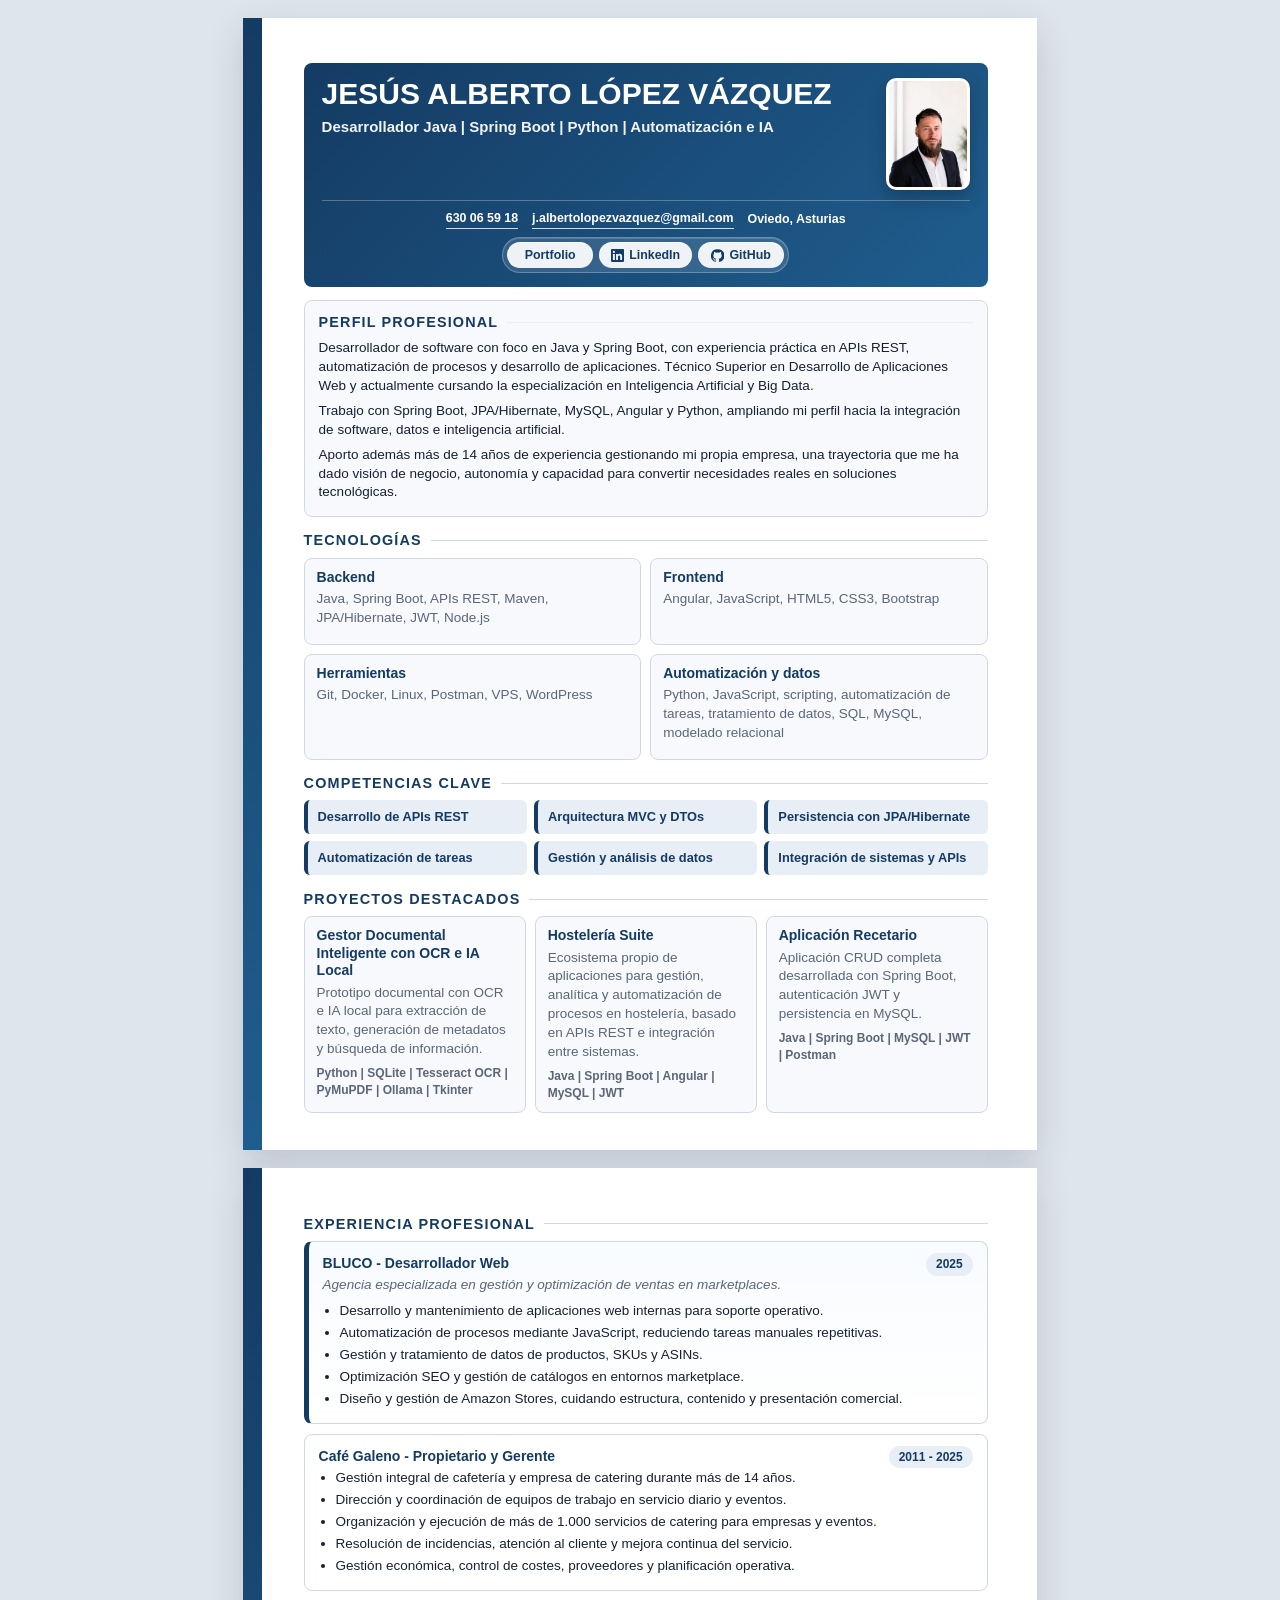
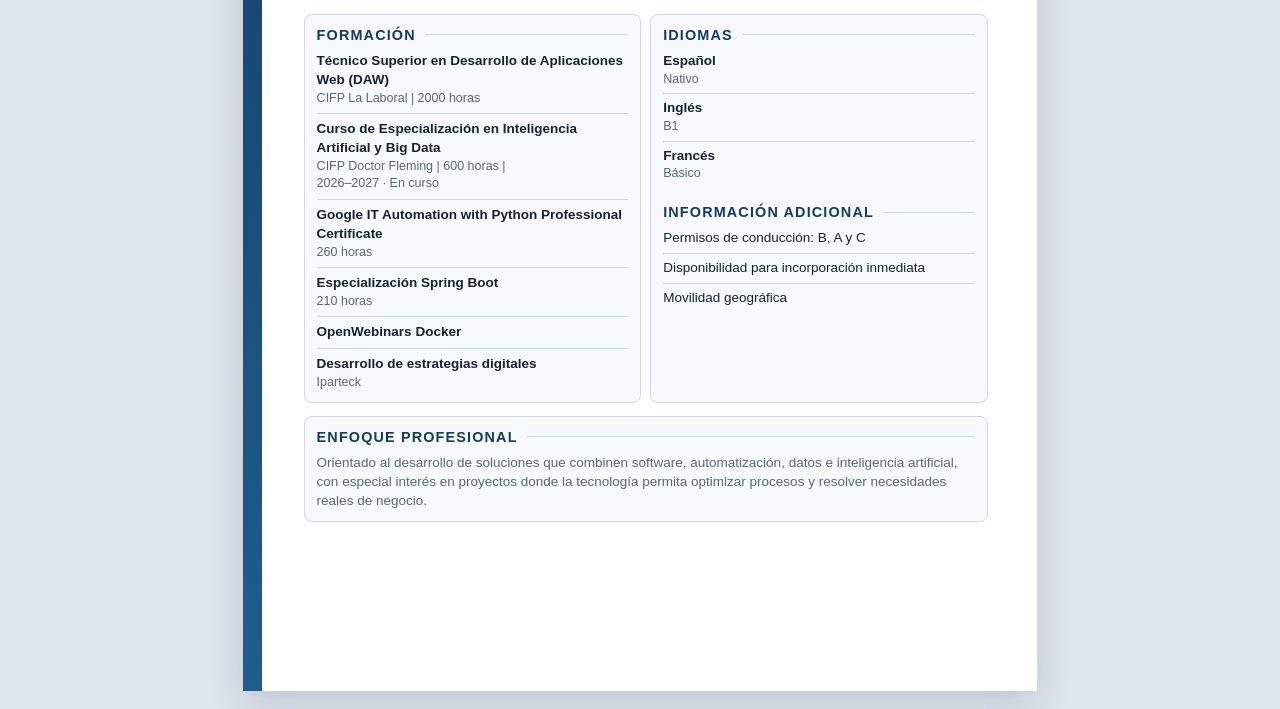
<file: copiaFoto/cv-presentacion-foto.html>
<!DOCTYPE html>
<html lang="es">
<head>
    <meta charset="UTF-8">
    <meta name="viewport" content="width=device-width, initial-scale=1.0">
    <title>CV - Jesús Alberto López Vázquez</title>
    <link rel="stylesheet" href="cv-presentacion.css">
</head>
<body>
    <main class="cv">
        <section class="page page-one">
            <header class="hero">
                <div class="hero-copy">
                    <h1>Jesús Alberto López Vázquez</h1>
                    <p class="role">Desarrollador Java | Spring Boot | Python | Automatización e IA</p>
                </div>

                <img class="profile-photo" src="Perfil.png" alt="Foto de Jesús Alberto López Vázquez">

                <address class="contact">
                    <div class="contact-details">
                        <a href="tel:+34630065918">630 06 59 18</a>
                        <a href="mailto:j.albertolopezvazquez@gmail.com">j.albertolopezvazquez@gmail.com</a>
                        <span>Oviedo, Asturias</span>
                    </div>

                    <div class="social-links">
                        <a class="social-link" href="https://j-alberto-lopez.github.io" target="_blank" rel="noopener noreferrer" aria-label="Portfolio de Jesus Alberto Lopez Vazquez">
                            Portfolio
                        </a>
                        <a class="social-link" href="https://www.linkedin.com/in/jesus-alberto-lopez-vazquez" target="_blank" rel="noopener noreferrer" aria-label="LinkedIn de Jesus Alberto Lopez Vazquez">
                            <svg aria-hidden="true" viewBox="0 0 24 24">
                                <path d="M20.45 20.45h-3.56v-5.58c0-1.33-.03-3.04-1.85-3.04-1.85 0-2.14 1.44-2.14 2.94v5.68H9.34V9h3.42v1.56h.05c.48-.9 1.64-1.85 3.37-1.85 3.61 0 4.27 2.37 4.27 5.46v6.28zM5.32 7.43a2.06 2.06 0 1 1 0-4.12 2.06 2.06 0 0 1 0 4.12zm1.78 13.02H3.53V9H7.1v11.45zM22.22 0H1.77C.79 0 0 .77 0 1.72v20.56C0 23.23.79 24 1.77 24h20.45c.98 0 1.78-.77 1.78-1.72V1.72C24 .77 23.2 0 22.22 0z"/>
                            </svg>
                            LinkedIn
                        </a>
                        <a class="social-link" href="https://github.com/j-alberto-lopez" target="_blank" rel="noopener noreferrer" aria-label="GitHub de Jesus Alberto Lopez Vazquez">
                            <svg aria-hidden="true" viewBox="0 0 24 24">
                                <path d="M12 .3A12 12 0 0 0 8.2 23.7c.6.1.82-.26.82-.58v-2.02c-3.34.73-4.04-1.41-4.04-1.41-.55-1.39-1.34-1.76-1.34-1.76-1.09-.75.08-.73.08-.73 1.21.08 1.85 1.24 1.85 1.24 1.07 1.84 2.81 1.31 3.5 1 .11-.78.42-1.31.76-1.61-2.67-.3-5.47-1.33-5.47-5.93 0-1.31.47-2.38 1.24-3.22-.12-.3-.54-1.52.12-3.18 0 0 1.01-.32 3.3 1.23a11.45 11.45 0 0 1 6 0c2.29-1.55 3.3-1.23 3.3-1.23.66 1.66.24 2.88.12 3.18.77.84 1.23 1.91 1.23 3.22 0 4.61-2.8 5.63-5.48 5.93.43.37.82 1.1.82 2.22v3.3c0 .32.22.69.83.57A12 12 0 0 0 12 .3z"/>
                            </svg>
                            GitHub
                        </a>
                    </div>
                </address>
            </header>

            <section class="section profile">
                <h2>Perfil Profesional</h2>
                <p>Desarrollador de software con foco en Java y Spring Boot, con experiencia práctica en APIs REST, automatización de procesos y desarrollo de aplicaciones. Técnico Superior en Desarrollo de Aplicaciones Web y actualmente cursando la especialización en Inteligencia Artificial y Big Data.</p>
                <p>Trabajo con Spring Boot, JPA/Hibernate, MySQL, Angular y Python, ampliando mi perfil hacia la integración de software, datos e inteligencia artificial.</p>
                <p>Aporto además más de 14 años de experiencia gestionando mi propia empresa, una trayectoria que me ha dado visión de negocio, autonomía y capacidad para convertir necesidades reales en soluciones tecnológicas.</p>
            </section>

            <section class="section">
                <h2>Tecnologías</h2>
                <div class="skills">
                    <article>
                        <h3>Backend</h3>
                        <p>Java, Spring Boot, APIs REST, Maven, JPA/Hibernate, JWT, Node.js</p>
                    </article>
                    <article>
                        <h3>Frontend</h3>
                        <p>Angular, JavaScript, HTML5, CSS3, Bootstrap</p>
                    </article>
                    <article>
                        <h3>Herramientas</h3>
                        <p>Git, Docker, Linux, Postman, VPS, WordPress</p>
                    </article>
                    <article>
                        <h3>Automatización y datos</h3>
                        <p>Python, JavaScript, scripting, automatización de tareas, tratamiento de datos, SQL, MySQL, modelado relacional</p>
                    </article>
                </div>
            </section>

            <section class="section">
                <h2>Competencias Clave</h2>
                <div class="highlights">
                    <span>Desarrollo de APIs REST</span>
                    <span>Arquitectura MVC y DTOs</span>
                    <span>Persistencia con JPA/Hibernate</span>
                    <span>Automatización de tareas</span>
                    <span>Gestión y análisis de datos</span>
                    <span>Integración de sistemas y APIs</span>
                </div>
            </section>

            <section class="section projects-section">
                <h2>Proyectos Destacados</h2>
                <div class="projects">
                    <article>
                        <h3>Gestor Documental Inteligente con OCR e IA Local</h3>
                        <p>Prototipo documental con OCR e IA local para extracción de texto, generación de metadatos y búsqueda de información.</p>
                        <p class="stack">Python | SQLite | Tesseract OCR | PyMuPDF | Ollama | Tkinter</p>
                    </article>
                    <article>
                        <h3>Hostelería Suite</h3>
                        <p>Ecosistema propio de aplicaciones para gestión, analítica y automatización de procesos en hostelería, basado en APIs REST e integración entre sistemas.</p>
                        <p class="stack">Java | Spring Boot | Angular | MySQL | JWT</p>
                    </article>
                    <article>
                        <h3>Aplicación Recetario</h3>
                        <p>Aplicación CRUD completa desarrollada con Spring Boot, autenticación JWT y persistencia en MySQL.</p>
                        <p class="stack">Java | Spring Boot | MySQL | JWT | Postman</p>
                    </article>
                    
                </div>
            </section>

        </section>

        <section class="page page-two">
            <section class="section experience">
                <h2>Experiencia Profesional</h2>

                <article class="job featured">
                    <div class="job-title">
                        <h3>BLUCO - Desarrollador Web</h3>
                        <span>2025</span>
                    </div>
                    <p class="company">Agencia especializada en gestión y optimización de ventas en marketplaces.</p>
                    <ul>
                        <li>Desarrollo y mantenimiento de aplicaciones web internas para soporte operativo.</li>
                        <li>Automatización de procesos mediante JavaScript, reduciendo tareas manuales repetitivas.</li>
                        <li>Gestión y tratamiento de datos de productos, SKUs y ASINs.</li>
                        <li>Optimización SEO y gestión de catálogos en entornos marketplace.</li>
                        <li>Diseño y gestión de Amazon Stores, cuidando estructura, contenido y presentación comercial.</li>
                    </ul>
                </article>

                <article class="job">
                    <div class="job-title">
                        <h3>Café Galeno - Propietario y Gerente</h3>
                        <span>2011 - 2025</span>
                    </div>
                    <ul>
                        <li>Gestión integral de cafetería y empresa de catering durante más de 14 años.</li>
                        <li>Dirección y coordinación de equipos de trabajo en servicio diario y eventos.</li>
                        <li>Organización y ejecución de más de 1.000 servicios de catering para empresas y eventos.</li>
                        <li>Resolución de incidencias, atención al cliente y mejora continua del servicio.</li>
                        <li>Gestión económica, control de costes, proveedores y planificación operativa.</li>
                    </ul>
                </article>
            </section>

            <section class="section two-column">
                <div>
                    <h2>Formación</h2>
                    <ul class="clean-list">
                        <li><strong>Técnico Superior en Desarrollo de Aplicaciones Web (DAW)</strong><span>CIFP La Laboral | 2000 horas</span></li>
                        <li><strong>Curso de Especialización en Inteligencia Artificial y Big Data</strong><span>CIFP Doctor Fleming | 600 horas | <span style="display: inline; white-space: nowrap;">2026–2027 · En curso</span></span></li>
                        <li><strong>Google IT Automation with Python Professional Certificate</strong><span>260 horas</span></li>
                        <li><strong>Especialización Spring Boot</strong><span>210 horas</span></li>
                        <li><strong>OpenWebinars Docker</strong></li>
                        <li><strong>Desarrollo de estrategias digitales</strong><span>Iparteck</span></li>
                    </ul>
                </div>
                <div>
                    <h2>Idiomas</h2>
                    <ul class="clean-list short">
                        <li><strong>Español</strong><span>Nativo</span></li>
                        <li><strong>Inglés</strong><span>B1</span></li>
                        <li><strong>Francés</strong><span>Básico</span></li>
                    </ul>

                    <h2 class="small-heading">Información Adicional</h2>
                    <ul class="clean-list short">
                        <li>Permisos de conducción: B, A y C</li>
                        <li>Disponibilidad para incorporación inmediata</li>
                        <li>Movilidad geográfica</li>
                    </ul>
                </div>
            </section>

            <section class="section closing">
                <h2>Enfoque Profesional</h2>
                <p>Orientado al desarrollo de soluciones que combinen software, automatización, datos e inteligencia artificial, con especial interés en proyectos donde la tecnología permita optimizar procesos y resolver necesidades reales de negocio.</p>
            </section>

        </section>
    </main>
</body>
</html>
</file>
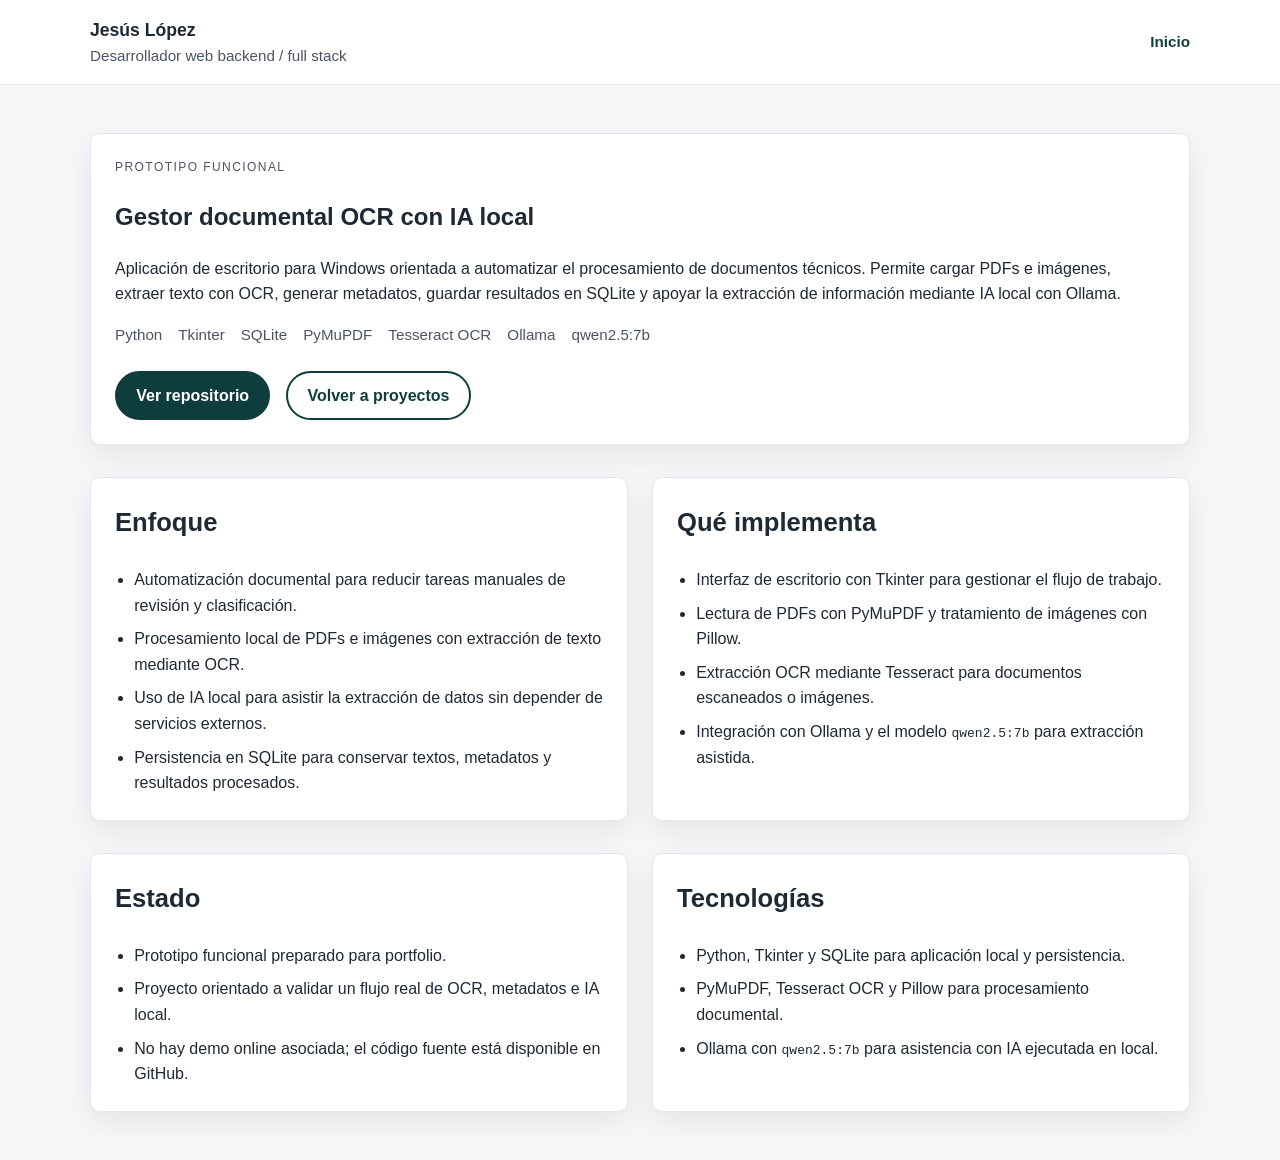
<file: projects/gestor-documental-ocr-ia.html>
<!DOCTYPE html>
<html lang="es">
<head>
  <meta charset="UTF-8" />
  <meta name="viewport" content="width=device-width, initial-scale=1" />
  <title>Gestor documental OCR con IA local | Jesús López</title>
  <link rel="stylesheet" href="../css/styles.css" />
</head>
<body>
  <header class="site-header">
    <div class="container header-inner">
      <div class="brand">
        <span class="brand-name">Jesús López</span>
        <span class="brand-role">Desarrollador web backend / full stack</span>
      </div>
      <nav class="nav" aria-label="Primary">
        <a href="../index.html">Inicio</a>
      </nav>
    </div>
  </header>

  <main id="main" class="section">
    <div class="container detail-layout">
      <section class="detail-surface">
        <p class="eyebrow">Prototipo funcional</p>
        <h1>Gestor documental OCR con IA local</h1>
        <p>
          Aplicación de escritorio para Windows orientada a automatizar el procesamiento de documentos técnicos.
          Permite cargar PDFs e imágenes, extraer texto con OCR, generar metadatos, guardar resultados en SQLite
          y apoyar la extracción de información mediante IA local con Ollama.
        </p>
        <div class="detail-meta">
          <span>Python</span>
          <span>Tkinter</span>
          <span>SQLite</span>
          <span>PyMuPDF</span>
          <span>Tesseract OCR</span>
          <span>Ollama</span>
          <span>qwen2.5:7b</span>
        </div>
        <div class="detail-actions">
          <a class="btn" href="https://github.com/j-alberto-lopez/prototipo-gestor-documental-ocr-ia" target="_blank" rel="noopener noreferrer">Ver repositorio</a>
          <a class="btn btn-ghost" href="../index.html#projects">Volver a proyectos</a>
        </div>
      </section>

      <section class="detail-columns">
        <article class="detail-surface">
          <h2>Enfoque</h2>
          <ul class="detail-list">
            <li>Automatización documental para reducir tareas manuales de revisión y clasificación.</li>
            <li>Procesamiento local de PDFs e imágenes con extracción de texto mediante OCR.</li>
            <li>Uso de IA local para asistir la extracción de datos sin depender de servicios externos.</li>
            <li>Persistencia en SQLite para conservar textos, metadatos y resultados procesados.</li>
          </ul>
        </article>

        <article class="detail-surface">
          <h2>Qué implementa</h2>
          <ul class="detail-list">
            <li>Interfaz de escritorio con Tkinter para gestionar el flujo de trabajo.</li>
            <li>Lectura de PDFs con PyMuPDF y tratamiento de imágenes con Pillow.</li>
            <li>Extracción OCR mediante Tesseract para documentos escaneados o imágenes.</li>
            <li>Integración con Ollama y el modelo <code>qwen2.5:7b</code> para extracción asistida.</li>
          </ul>
        </article>
      </section>

      <section class="detail-columns">
        <article class="detail-surface">
          <h2>Estado</h2>
          <ul class="detail-list">
            <li>Prototipo funcional preparado para portfolio.</li>
            <li>Proyecto orientado a validar un flujo real de OCR, metadatos e IA local.</li>
            <li>No hay demo online asociada; el código fuente está disponible en GitHub.</li>
          </ul>
        </article>

        <article class="detail-surface">
          <h2>Tecnologías</h2>
          <ul class="detail-list">
            <li>Python, Tkinter y SQLite para aplicación local y persistencia.</li>
            <li>PyMuPDF, Tesseract OCR y Pillow para procesamiento documental.</li>
            <li>Ollama con <code>qwen2.5:7b</code> para asistencia con IA ejecutada en local.</li>
          </ul>
        </article>
      </section>
    </div>
  </main>
</body>
</html>
</file>
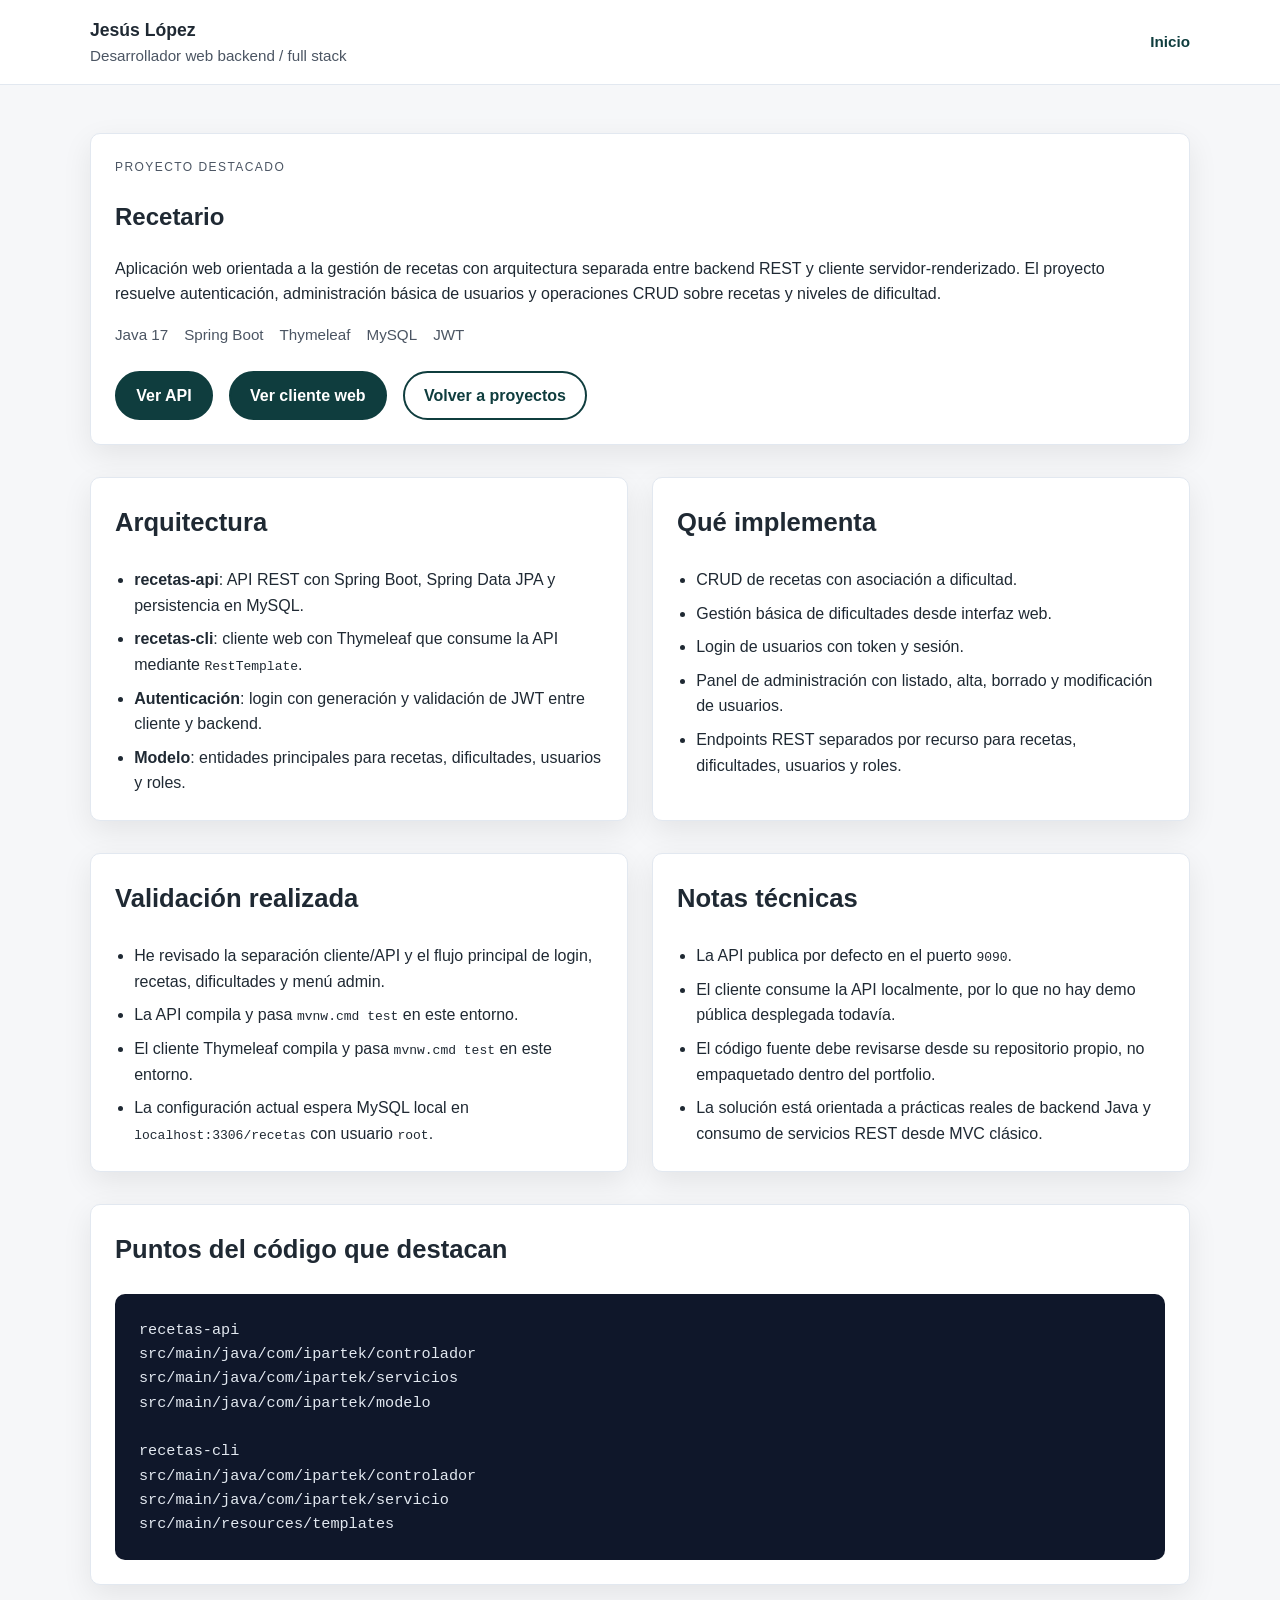
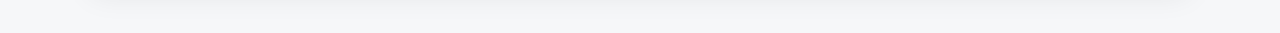
<file: projects/project.html>
<!DOCTYPE html>
<html lang="es">
<head>
  <meta charset="UTF-8" />
  <meta name="viewport" content="width=device-width, initial-scale=1" />
  <title>Recetario | Jesús López</title>
  <link rel="stylesheet" href="../css/styles.css" />
</head>
<body>
  <header class="site-header">
    <div class="container header-inner">
      <div class="brand">
        <span class="brand-name">Jesús López</span>
        <span class="brand-role">Desarrollador web backend / full stack</span>
      </div>
      <nav class="nav" aria-label="Primary">
        <a href="../index.html">Inicio</a>
      </nav>
    </div>
  </header>

  <main id="main" class="section">
    <div class="container detail-layout">
      <section class="detail-surface">
        <p class="eyebrow">Proyecto destacado</p>
        <h1>Recetario</h1>
        <p>
          Aplicación web orientada a la gestión de recetas con arquitectura separada entre backend REST y cliente
          servidor-renderizado. El proyecto resuelve autenticación, administración básica de usuarios y operaciones
          CRUD sobre recetas y niveles de dificultad.
        </p>
        <div class="detail-meta">
          <span>Java 17</span>
          <span>Spring Boot</span>
          <span>Thymeleaf</span>
          <span>MySQL</span>
          <span>JWT</span>
        </div>
        <div class="detail-actions">
          <a class="btn" href="https://github.com/j-alberto-lopez/recetas-api" target="_blank" rel="noopener noreferrer">Ver API</a>
          <a class="btn" href="https://github.com/j-alberto-lopez/recetas-cli" target="_blank" rel="noopener noreferrer">Ver cliente web</a>
          <a class="btn btn-ghost" href="../index.html#projects">Volver a proyectos</a>
        </div>
      </section>

      <section class="detail-columns">
        <article class="detail-surface">
          <h2>Arquitectura</h2>
          <ul class="detail-list">
            <li><strong>recetas-api</strong>: API REST con Spring Boot, Spring Data JPA y persistencia en MySQL.</li>
            <li><strong>recetas-cli</strong>: cliente web con Thymeleaf que consume la API mediante <code>RestTemplate</code>.</li>
            <li><strong>Autenticación</strong>: login con generación y validación de JWT entre cliente y backend.</li>
            <li><strong>Modelo</strong>: entidades principales para recetas, dificultades, usuarios y roles.</li>
          </ul>
        </article>

        <article class="detail-surface">
          <h2>Qué implementa</h2>
          <ul class="detail-list">
            <li>CRUD de recetas con asociación a dificultad.</li>
            <li>Gestión básica de dificultades desde interfaz web.</li>
            <li>Login de usuarios con token y sesión.</li>
            <li>Panel de administración con listado, alta, borrado y modificación de usuarios.</li>
            <li>Endpoints REST separados por recurso para recetas, dificultades, usuarios y roles.</li>
          </ul>
        </article>
      </section>

      <section class="detail-columns">
        <article class="detail-surface">
          <h2>Validación realizada</h2>
          <ul class="detail-list">
            <li>He revisado la separación cliente/API y el flujo principal de login, recetas, dificultades y menú admin.</li>
            <li>La API compila y pasa <code>mvnw.cmd test</code> en este entorno.</li>
            <li>El cliente Thymeleaf compila y pasa <code>mvnw.cmd test</code> en este entorno.</li>
            <li>La configuración actual espera MySQL local en <code>localhost:3306/recetas</code> con usuario <code>root</code>.</li>
          </ul>
        </article>

        <article class="detail-surface">
          <h2>Notas técnicas</h2>
          <ul class="detail-list">
            <li>La API publica por defecto en el puerto <code>9090</code>.</li>
            <li>El cliente consume la API localmente, por lo que no hay demo pública desplegada todavía.</li>
            <li>El código fuente debe revisarse desde su repositorio propio, no empaquetado dentro del portfolio.</li>
            <li>La solución está orientada a prácticas reales de backend Java y consumo de servicios REST desde MVC clásico.</li>
          </ul>
        </article>
      </section>

      <section class="detail-surface">
        <h2>Puntos del código que destacan</h2>
        <pre class="code-block"><code>recetas-api
src/main/java/com/ipartek/controlador
src/main/java/com/ipartek/servicios
src/main/java/com/ipartek/modelo

recetas-cli
src/main/java/com/ipartek/controlador
src/main/java/com/ipartek/servicio
src/main/resources/templates</code></pre>
      </section>
    </div>
  </main>
</body>
</html>
</file>
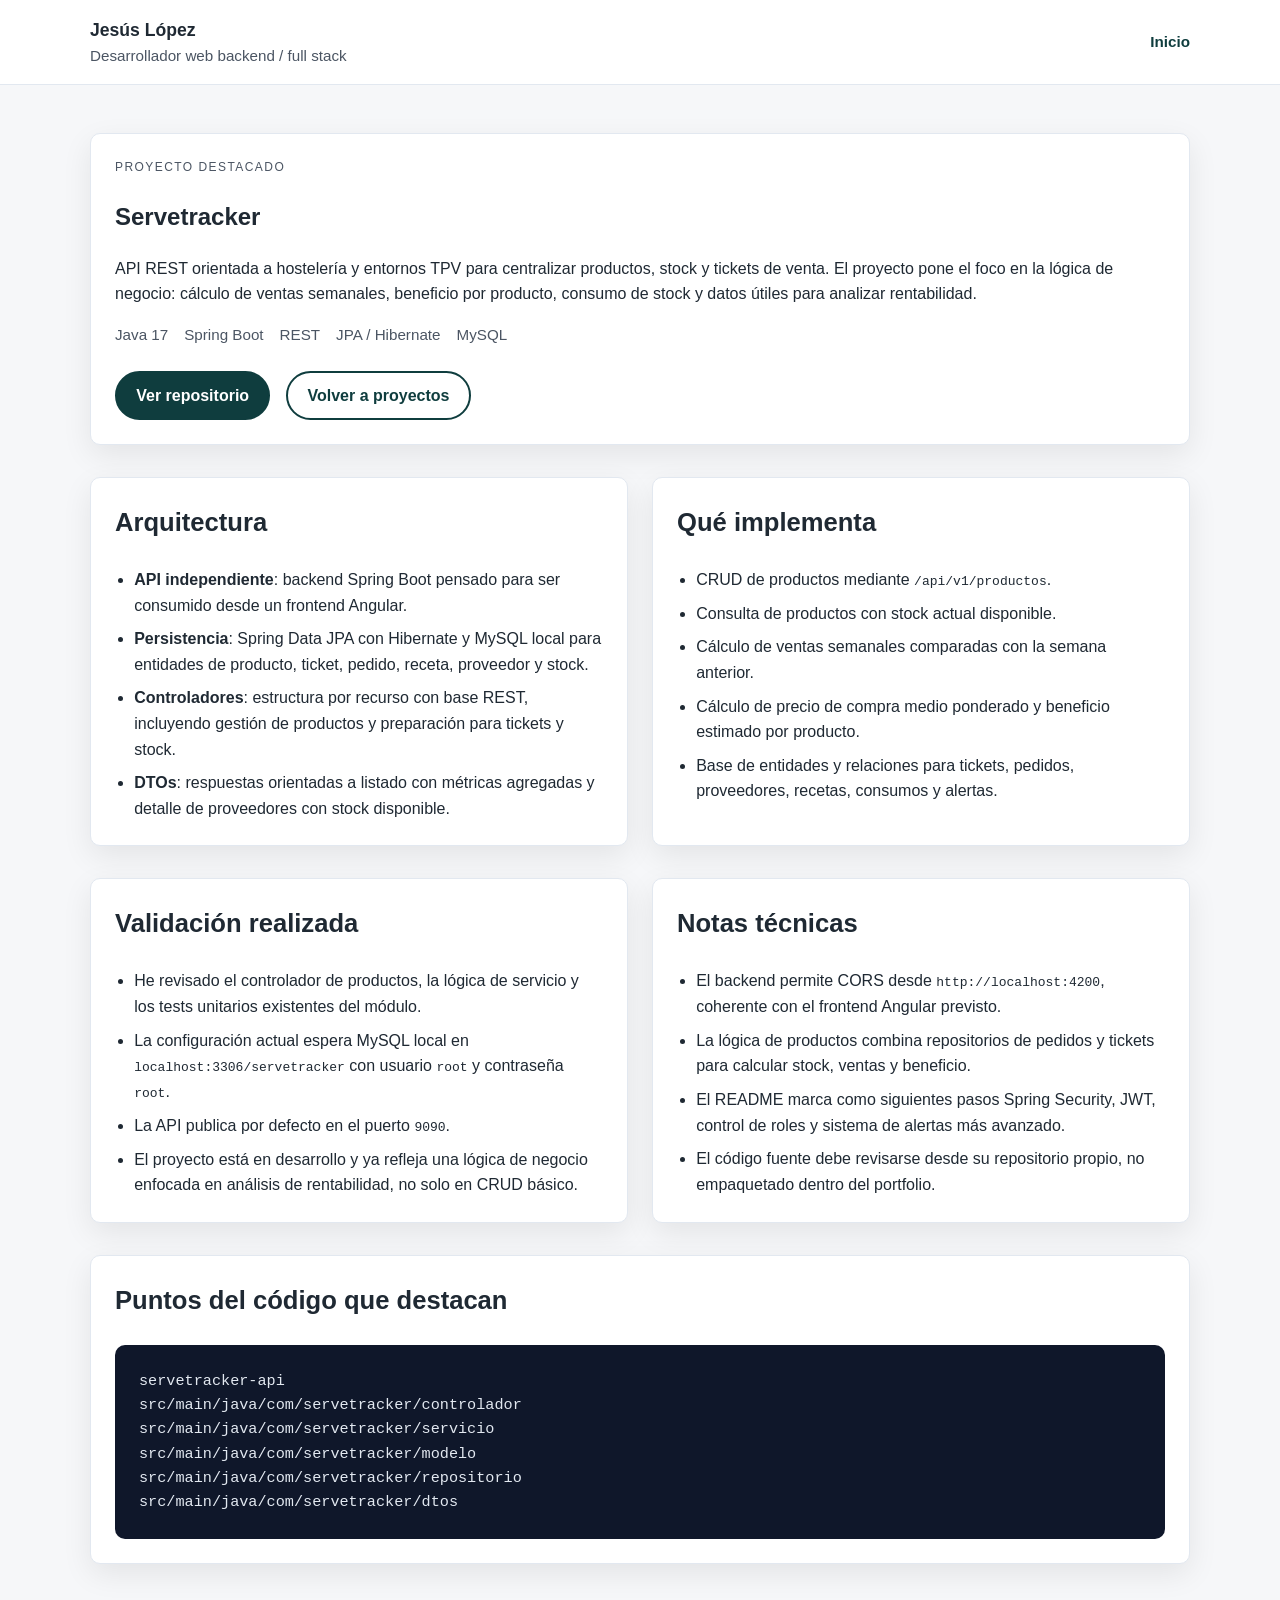
<file: projects/servetracker.html>
<!DOCTYPE html>
<html lang="es">
<head>
  <meta charset="UTF-8" />
  <meta name="viewport" content="width=device-width, initial-scale=1" />
  <title>Servetracker | Jesús López</title>
  <link rel="stylesheet" href="../css/styles.css" />
</head>
<body>
  <header class="site-header">
    <div class="container header-inner">
      <div class="brand">
        <span class="brand-name">Jesús López</span>
        <span class="brand-role">Desarrollador web backend / full stack</span>
      </div>
      <nav class="nav" aria-label="Primary">
        <a href="../index.html">Inicio</a>
      </nav>
    </div>
  </header>

  <main id="main" class="section">
    <div class="container detail-layout">
      <section class="detail-surface">
        <p class="eyebrow">Proyecto destacado</p>
        <h1>Servetracker</h1>
        <p>
          API REST orientada a hostelería y entornos TPV para centralizar productos, stock y tickets de venta.
          El proyecto pone el foco en la lógica de negocio: cálculo de ventas semanales, beneficio por producto,
          consumo de stock y datos útiles para analizar rentabilidad.
        </p>
        <div class="detail-meta">
          <span>Java 17</span>
          <span>Spring Boot</span>
          <span>REST</span>
          <span>JPA / Hibernate</span>
          <span>MySQL</span>
        </div>
        <div class="detail-actions">
          <a class="btn" href="https://github.com/j-alberto-lopez/servetracker-api" target="_blank" rel="noopener noreferrer">Ver repositorio</a>
          <a class="btn btn-ghost" href="../index.html#projects">Volver a proyectos</a>
        </div>
      </section>

      <section class="detail-columns">
        <article class="detail-surface">
          <h2>Arquitectura</h2>
          <ul class="detail-list">
            <li><strong>API independiente</strong>: backend Spring Boot pensado para ser consumido desde un frontend Angular.</li>
            <li><strong>Persistencia</strong>: Spring Data JPA con Hibernate y MySQL local para entidades de producto, ticket, pedido, receta, proveedor y stock.</li>
            <li><strong>Controladores</strong>: estructura por recurso con base REST, incluyendo gestión de productos y preparación para tickets y stock.</li>
            <li><strong>DTOs</strong>: respuestas orientadas a listado con métricas agregadas y detalle de proveedores con stock disponible.</li>
          </ul>
        </article>

        <article class="detail-surface">
          <h2>Qué implementa</h2>
          <ul class="detail-list">
            <li>CRUD de productos mediante <code>/api/v1/productos</code>.</li>
            <li>Consulta de productos con stock actual disponible.</li>
            <li>Cálculo de ventas semanales comparadas con la semana anterior.</li>
            <li>Cálculo de precio de compra medio ponderado y beneficio estimado por producto.</li>
            <li>Base de entidades y relaciones para tickets, pedidos, proveedores, recetas, consumos y alertas.</li>
          </ul>
        </article>
      </section>

      <section class="detail-columns">
        <article class="detail-surface">
          <h2>Validación realizada</h2>
          <ul class="detail-list">
            <li>He revisado el controlador de productos, la lógica de servicio y los tests unitarios existentes del módulo.</li>
            <li>La configuración actual espera MySQL local en <code>localhost:3306/servetracker</code> con usuario <code>root</code> y contraseña <code>root</code>.</li>
            <li>La API publica por defecto en el puerto <code>9090</code>.</li>
            <li>El proyecto está en desarrollo y ya refleja una lógica de negocio enfocada en análisis de rentabilidad, no solo en CRUD básico.</li>
          </ul>
        </article>

        <article class="detail-surface">
          <h2>Notas técnicas</h2>
          <ul class="detail-list">
            <li>El backend permite CORS desde <code>http://localhost:4200</code>, coherente con el frontend Angular previsto.</li>
            <li>La lógica de productos combina repositorios de pedidos y tickets para calcular stock, ventas y beneficio.</li>
            <li>El README marca como siguientes pasos Spring Security, JWT, control de roles y sistema de alertas más avanzado.</li>
            <li>El código fuente debe revisarse desde su repositorio propio, no empaquetado dentro del portfolio.</li>
          </ul>
        </article>
      </section>

      <section class="detail-surface">
        <h2>Puntos del código que destacan</h2>
        <pre class="code-block"><code>servetracker-api
src/main/java/com/servetracker/controlador
src/main/java/com/servetracker/servicio
src/main/java/com/servetracker/modelo
src/main/java/com/servetracker/repositorio
src/main/java/com/servetracker/dtos</code></pre>
      </section>
    </div>
  </main>
</body>
</html>
</file>
<file: css/styles.css>
:root {
  --color-bg: #f6f7f9;
  --color-surface: #ffffff;
  --color-text: #1f2933;
  --color-muted: #4b5563;
  --color-accent: #0f3d3e;
  --color-accent-contrast: #ffffff;
  --color-border: #e2e8f0;
  --space-1: 0.5rem;
  --space-2: 1rem;
  --space-3: 1.5rem;
  --space-4: 2rem;
  --space-5: 3rem;
  --radius: 10px;
  --shadow: 0 10px 30px rgba(0, 0, 0, 0.08);
  --max-width: 1100px;
}

* {
  box-sizing: border-box;
}

body {
  margin: 0;
  font-family: "Segoe UI", "Helvetica Neue", Arial, sans-serif;
  color: var(--color-text);
  background: var(--color-bg);
  line-height: 1.6;
}

a {
  color: var(--color-accent);
  text-decoration: none;
}

a:hover,
a:focus {
  text-decoration: underline;
}

img {
  max-width: 100%;
  display: block;
}

.skip-link {
  position: absolute;
  top: -40px;
  left: 0;
  background: var(--color-accent);
  color: var(--color-accent-contrast);
  padding: var(--space-1) var(--space-2);
  z-index: 10;
}

.skip-link:focus {
  top: 0;
}

.container {
  width: calc(100% - 2rem);
  max-width: var(--max-width);
  margin: 0 auto;
}

.site-header {
  background: var(--color-surface);
  border-bottom: 1px solid var(--color-border);
  position: sticky;
  top: 0;
  z-index: 5;
}

.header-inner {
  display: flex;
  align-items: center;
  justify-content: space-between;
  gap: var(--space-2);
  padding: var(--space-2) 0;
}

.brand {
  display: flex;
  flex-direction: column;
}

.brand-name {
  font-weight: 700;
  font-size: 1.1rem;
}

.brand-role {
  color: var(--color-muted);
  font-size: 0.95rem;
}

.nav {
  display: flex;
  flex-wrap: wrap;
  gap: var(--space-2);
}

.nav a {
  flex: 0 0 auto;
  font-weight: 600;
  font-size: 0.95rem;
}

.hero {
  padding: var(--space-5) 0;
}

.hero-inner {
  display: grid;
  grid-template-columns: repeat(auto-fit, minmax(260px, 1fr));
  gap: var(--space-4);
  align-items: center;
}

.eyebrow {
  text-transform: uppercase;
  letter-spacing: 0.12em;
  font-size: 0.75rem;
  color: var(--color-muted);
  margin: 0 0 var(--space-1);
}

.hero h1 {
  font-size: clamp(2rem, 3vw, 2.8rem);
  margin: 0 0 var(--space-2);
}

.lead {
  font-size: 1.1rem;
  color: var(--color-muted);
  margin-bottom: var(--space-3);
}

.hero-actions {
  display: flex;
  gap: var(--space-2);
  flex-wrap: wrap;
}

.hero-card {
  background: var(--color-surface);
  border: 1px solid var(--color-border);
  border-radius: var(--radius);
  box-shadow: var(--shadow);
  padding: var(--space-3);
}

.profile-image {
  width: min(100%, 320px);
  aspect-ratio: 1 / 1;
  object-fit: cover;
  border-radius: calc(var(--radius) * 1.5);
  margin: 0 auto var(--space-3);
  border: 1px solid var(--color-border);
}

.section {
  padding: var(--space-5) 0;
}

.section-alt {
  background: var(--color-surface);
}

.section h2 {
  margin-top: 0;
  margin-bottom: var(--space-3);
  font-size: 1.6rem;
}

.section-intro {
  margin-top: 0;
  margin-bottom: var(--space-3);
  color: var(--color-muted);
}

.skills-grid,
.projects-grid {
  display: grid;
  grid-template-columns: repeat(auto-fit, minmax(220px, 1fr));
  gap: var(--space-3);
}

.skills-card,
.project-card {
  background: var(--color-surface);
  border: 1px solid var(--color-border);
  border-radius: var(--radius);
  padding: var(--space-3);
}

.skills-card h3,
.project-card h3 {
  margin-top: 0;
}

.project-flow {
  margin: 0.75rem 0;
  color: var(--color-accent);
  font-size: 0.85rem;
  font-weight: 600;
}

.project-card .tech {
  color: var(--color-muted);
  font-size: 0.95rem;
}

.project-actions {
  display: flex;
  gap: var(--space-2);
  margin-top: var(--space-2);
  flex-wrap: wrap;
}

.certifications-grid {
  display: grid;
  grid-template-columns: repeat(3, minmax(0, 1fr));
  gap: var(--space-3);
}

.certification-card {
  display: flex;
  flex-direction: column;
}

.certification-card-featured {
  border-color: rgba(15, 61, 62, 0.35);
  box-shadow: var(--shadow);
}

.certification-issuer {
  color: var(--color-muted);
  font-weight: 600;
  margin-top: -0.4rem;
}

.certification-badge {
  align-items: center;
  background: var(--color-bg);
  border: 1px solid var(--color-border);
  border-radius: var(--radius);
  display: flex;
  justify-content: center;
  margin-bottom: var(--space-2);
  min-height: 150px;
  padding: var(--space-2);
}

.certification-badge img {
  max-height: 120px;
  width: auto;
}

.certification-actions {
  margin-top: auto;
  padding-top: var(--space-2);
}

.btn {
  display: inline-flex;
  align-items: center;
  justify-content: center;
  padding: 0.6rem 1.2rem;
  border-radius: 999px;
  background: var(--color-accent);
  color: var(--color-accent-contrast);
  font-weight: 600;
  border: 2px solid var(--color-accent);
}

.btn:hover,
.btn:focus {
  text-decoration: none;
  opacity: 0.9;
}

.btn-ghost {
  background: transparent;
  color: var(--color-accent);
}

.btn-disabled {
  background: #cbd5e1;
  border-color: #cbd5e1;
  color: #475569;
  cursor: not-allowed;
}

.cv-section {
  display: flex;
  align-items: center;
  justify-content: space-between;
  gap: var(--space-3);
  flex-wrap: wrap;
}

.doc-actions {
  display: flex;
  gap: var(--space-2);
  flex-wrap: wrap;
}

.contact-grid {
  display: grid;
  grid-template-columns: repeat(auto-fit, minmax(220px, 1fr));
  gap: var(--space-3);
}

.contact-text {
  color: var(--color-muted);
}

.detail-layout {
  display: grid;
  gap: var(--space-4);
}

.detail-surface {
  background: var(--color-surface);
  border: 1px solid var(--color-border);
  border-radius: var(--radius);
  box-shadow: var(--shadow);
  padding: var(--space-3);
}

.detail-meta {
  display: flex;
  flex-wrap: wrap;
  gap: var(--space-2);
  color: var(--color-muted);
  font-size: 0.95rem;
}

.detail-actions {
  display: flex;
  flex-wrap: wrap;
  gap: var(--space-2);
  margin-top: var(--space-3);
}

.detail-columns {
  display: grid;
  grid-template-columns: repeat(auto-fit, minmax(240px, 1fr));
  gap: var(--space-3);
}

.detail-surface h2,
.detail-surface h3 {
  margin-top: 0;
}

.detail-list {
  margin: 0;
  padding-left: 1.2rem;
}

.detail-list li + li {
  margin-top: 0.5rem;
}

.code-block {
  margin: 0;
  padding: var(--space-3);
  border-radius: var(--radius);
  background: #0f172a;
  color: #e2e8f0;
  overflow-x: auto;
  font-size: 0.95rem;
}

.site-footer {
  background: var(--color-surface);
  border-top: 1px solid var(--color-border);
  padding: var(--space-3) 0;
  color: var(--color-muted);
  font-size: 0.95rem;
}

@media (max-width: 720px) {
  .header-inner {
    flex-direction: column;
    align-items: flex-start;
  }

  .nav {
    display: grid;
    grid-template-columns: repeat(2, minmax(0, max-content));
    width: 100%;
    gap: var(--space-1) var(--space-2);
  }

  .hero-content,
  .hero-card {
    min-width: 0;
  }

  .hero-inner {
    grid-template-columns: minmax(0, 1fr);
  }

  .certifications-grid {
    grid-template-columns: 1fr;
  }

  .certification-actions .btn {
    width: 100%;
  }
}

@media (min-width: 721px) and (max-width: 980px) {
  .certifications-grid {
    grid-template-columns: repeat(2, minmax(0, 1fr));
  }
}
</file>
<file: gestor-documental/styles.css>
:root{--bg:#f7f8fa;--ink:#101923;--muted:#5a6775;--line:#dbe1e7;--accent:#176a68;--navy:#101923}*{box-sizing:border-box}html{scroll-behavior:smooth;scroll-padding-top:95px}body{margin:0;background:var(--bg);color:var(--ink);font-family:Inter,Segoe UI,Arial,sans-serif;font-size:16px;line-height:1.65}a{color:inherit;text-decoration:none}button{font:inherit}h1,h2,h3,p,figure{margin:0}h1,h2,h3{line-height:1.12;letter-spacing:-.045em}h2{font-size:clamp(30px,3.3vw,46px);font-weight:650}h3{letter-spacing:-.025em}p{color:var(--muted)}.wrap{width:min(1200px,calc(100% - 96px));margin-inline:auto}a:focus-visible,button:focus-visible{outline:3px solid #278785;outline-offset:5px}.header{position:sticky;top:0;z-index:5;background:#f7f8faf2;backdrop-filter:blur(16px);border-bottom:1px solid var(--line);min-height:80px;padding:18px 48px;display:flex;align-items:center;justify-content:space-between;gap:28px}.brand{display:flex;align-items:center;gap:12px;font-weight:650;letter-spacing:-.025em}.brand-symbol{background:var(--ink);color:white;border-radius:10px;padding:7px 9px;font-size:14px;letter-spacing:0}.header nav{display:flex;gap:24px;font-size:12px;color:#455363}.header nav a:hover{color:var(--accent)}.hero{display:grid;grid-template-columns:1.2fr 1fr;gap:70px;padding-block:90px 72px;align-items:center}.eyebrow{font-size:11px;font-weight:650;letter-spacing:.14em;margin-bottom:25px;color:#627282}.dot{display:inline-block;width:7px;height:7px;border-radius:50%;background:#16a27b;margin-right:7px;vertical-align:middle}.hero h1{font-size:clamp(46px,5vw,72px);line-height:1.03;font-weight:700;margin-bottom:27px}.hero h1 span{color:var(--accent)}.hero-name{font-size:19px;font-weight:650;color:var(--ink);margin-bottom:10px}.lead{font-size:17px;line-height:1.7;max-width:570px}.actions{display:flex;gap:12px;margin-top:32px;flex-wrap:wrap}.button{display:inline-flex;gap:26px;align-items:center;justify-content:center;padding:13px 20px;border-radius:7px;font-size:13px;font-weight:650;transition:background .2s,transform .2s}.button:hover{transform:translateY(-2px)}.primary{background:var(--ink);color:#fff}.primary:hover{background:#263747}.subtle{border:1px solid var(--line);background:#fff}.subtle:hover{background:#eef3f9}.status{font-size:11px;margin-top:23px}.overview{background:white;border:1px solid #dce4e4;border-radius:18px;padding:28px;box-shadow:0 24px 60px -35px #28477355}.overview-head{display:flex;justify-content:space-between;align-items:center;font-size:9px;letter-spacing:.08em;color:#697785;gap:10px}.small-pill{letter-spacing:0;background:#edf6f2;border-radius:15px;padding:4px 9px;white-space:nowrap;color:#24705a}.document-icon{margin-top:30px;width:61px;height:74px;border:1px solid #b6d6d4;background:#f2f9f8;border-radius:9px;padding:9px 12px}.document-icon span{font-size:11px;font-weight:700;letter-spacing:.04em;color:var(--accent)}.document-icon i{display:block;background:#c8dfdd;height:3px;margin-top:7px;border-radius:2px}.document-icon i:last-child{width:60%}.overview h2{font-size:31px;margin:23px 0 15px}.overview>p{font-size:13px;max-width:300px}.overview-fields{display:grid;grid-template-columns:70px 1fr;gap:11px 16px;margin-top:26px;padding-top:20px;border-top:1px solid var(--line);font-size:11px}.overview-fields>span{color:#80908e}.overview-fields>strong{font-weight:550;color:#344b49}.overview-tags{display:flex;flex-wrap:wrap;gap:8px;margin-top:24px}.overview-tags span{background:#f1f5f5;border-radius:5px;padding:5px 9px;font-size:10px;color:#59716f}.stack-strip{display:flex;gap:35px;align-items:center;flex-wrap:wrap;padding-block:25px;border-block:1px solid var(--line)}.stack-strip>span{font-size:9px;letter-spacing:.16em;color:#7c8792}.stack-strip p{font-weight:650;color:#3c4a58;font-size:13px}.section{padding-block:85px}.intro{display:grid;grid-template-columns:1fr 1.25fr;gap:80px}.intro-text>p{margin-bottom:18px}.facts{display:flex;gap:42px;margin-top:33px}.facts div{display:flex;flex-direction:column}.facts strong{font-size:24px;line-height:1.5;letter-spacing:-.03em}.facts span{font-size:10px;color:#647489}.section-heading{display:flex;justify-content:space-between;align-items:end;gap:40px;margin-bottom:44px}.section-heading>p{font-size:13px}.feature{display:grid;grid-template-columns:.76fr 1.24fr;gap:45px;align-items:center;padding-block:42px;border-top:1px solid var(--line)}.feature-label{font-size:10px;color:var(--accent);letter-spacing:.08em;margin-bottom:18px;font-weight:650}.feature h3{font-size:32px;margin-bottom:20px}.feature-copy>p{font-size:14px}.feature-copy>.feature-label{font-size:10px}.features{padding:0;list-style:none;display:grid;gap:8px;margin:23px 0}.features li{font-size:12px;display:flex;gap:9px;align-items:center}.features li:before{content:'';display:block;width:4px;height:4px;border-radius:50%;background:var(--accent);flex-shrink:0}.feature-copy .module-note{font-size:11px;color:#7a8591;border-left:2px solid #d6dfe9;padding-left:12px}.screen-frame{border:1px solid #cbd7dd;border-radius:12px;overflow:hidden;box-shadow:0 18px 38px -25px #314a5d77;background:#e8ebed}.screen-bar{display:flex;align-items:center;gap:15px;padding:11px 14px;background:#f0f3f5;border-bottom:1px solid #d6dfe3;font-size:10px;color:#657582}.screen-dots{color:#97abaa;font-size:9px;letter-spacing:2px}.image-button{position:relative;display:block;border:0;padding:0;width:100%;background:transparent;overflow:hidden;cursor:zoom-in;text-align:left}.image-button img{display:block;width:100%;height:auto}.screen-focus{aspect-ratio:2.45}.screen-focus img{width:100%;height:auto;max-width:none}.zoom{position:absolute;right:12px;bottom:12px;padding:6px 11px;border-radius:5px;font-size:10px;color:white;background:#142234db;box-shadow:0 2px 8px #0003}.image-button:hover .zoom{background:var(--accent)}figcaption{font-size:10px;color:#7b8692;padding-top:12px}.template{grid-template-columns:1fr 1fr;gap:75px;padding-top:62px;margin-top:30px}.template-frame{max-width:430px;margin-inline:auto}.template figcaption{text-align:center}.dark{background:var(--navy);color:white}.dark .eyebrow{color:#87b6ae}.dark p{color:#afbac7}.flow{display:grid;grid-template-columns:repeat(3,1fr);padding:0;list-style:none;border-top:1px solid #34404d;gap:40px}.flow li{padding-block:28px 30px}.flow-num{color:#8ebbb4;font-size:12px}.flow h3{font-size:21px;margin-block:18px 13px}.flow p{font-size:13px;min-height:108px}.flow-output{display:block;margin-top:20px;color:#95c9c0;font-size:11px}.methods{display:grid;grid-template-columns:1fr 1fr;gap:65px;border-top:1px solid #34404d;padding-top:32px}.method-label{font-size:10px;color:#81a49f;letter-spacing:.08em}.methods h3{font-size:24px;margin-block:15px}.methods p{font-size:14px}.dark .dark-note{font-size:11px;margin-top:32px;border-top:1px solid #34404d;padding-top:20px;color:#8e9da9}.technology{display:grid;grid-template-columns:1fr 1fr;gap:75px}.tech-intro{max-width:400px;font-size:15px;margin-top:25px}.tech-list article{display:flex;gap:26px;padding:23px 0;border-top:1px solid var(--line)}.tech-list article>span{font-size:10px;color:#8694a2;margin-top:3px}.tech-list h3{font-size:19px;margin-bottom:9px}.tech-list p{font-size:13px}.state{border-top:1px solid var(--line);padding-top:67px}.state-badge{font-size:10px;background:#eef4ef;border:1px solid #d7e5d9;padding:8px 13px;border-radius:20px;white-space:nowrap}.roadmap{display:grid;grid-template-columns:repeat(3,1fr);gap:40px}.roadmap article{padding-top:24px;border-top:2px solid #b4d4cd}.roadmap article:nth-child(2){border-color:#ccd4dd}.roadmap article:nth-child(3){border-color:#dedee5}.roadmap-label{font-size:9px;letter-spacing:.07em;color:#6a7d8f}.roadmap h3{font-size:23px;margin-block:17px 13px}.roadmap p{font-size:14px}.closing{padding-block:70px;text-align:center;border-top:1px solid var(--line)}.closing h2{font-size:clamp(32px,4vw,52px)}.closing p:not(.eyebrow){margin:20px auto 28px;font-size:15px}.footer{padding-block:25px;border-top:1px solid var(--line);display:flex;justify-content:space-between;gap:20px;font-size:10px;color:#788695}.footer>span:first-child{color:#394956;font-weight:650}.skip{position:fixed;top:-100px;left:20px;z-index:20;background:white;padding:10px}.skip:focus{top:10px}dialog{width:min(96vw,1600px);height:92vh;max-width:none;max-height:none;border:1px solid #465467;border-radius:12px;padding:0;background:#101923;color:white}dialog::backdrop{background:#08111cdf;backdrop-filter:blur(5px)}.viewer-head{display:flex;justify-content:space-between;align-items:center;padding:16px 22px;border-bottom:1px solid #3c4958;gap:20px}.viewer-head h2{font-size:15px;letter-spacing:0}.viewer-head button{border:1px solid #5e6a79;background:transparent;color:white;border-radius:6px;padding:6px 13px;cursor:pointer;font-size:13px}.viewer-scroll{height:calc(100% - 70px);overflow:auto;display:flex;align-items:flex-start;justify-content:center;padding:20px}.viewer-scroll img{max-width:100%;height:auto;display:block}.locked{overflow:hidden}
@media(max-width:1050px){.wrap{width:calc(100% - 56px)}.header{padding-inline:28px}.header nav{gap:14px;font-size:11px}.hero{gap:35px}.hero h1{font-size:52px}.overview{padding:23px}.overview-head{flex-wrap:wrap}.feature{gap:30px;grid-template-columns:.8fr 1.2fr}.intro{gap:40px}.facts{gap:25px}.facts strong{font-size:21px}.template{grid-template-columns:1fr 1fr;gap:40px}.flow{gap:26px}.flow p{min-height:145px}}
@media(max-width:720px){html{scroll-padding-top:115px}.wrap{width:calc(100% - 40px)}.header{flex-wrap:wrap;padding:14px 20px;gap:12px}.brand{font-size:14px}.header nav{width:100%;gap:12px;flex-wrap:wrap;justify-content:space-between;font-size:10px}.brand-symbol{font-size:10px;padding:5px 7px}.hero{grid-template-columns:1fr;padding-block:48px;gap:35px}.hero h1{font-size:clamp(40px,9.5vw,66px)}.hero .eyebrow{font-size:9px}.lead{font-size:16px}.overview-head{font-size:8px}.overview h2{font-size:28px}.stack-strip{gap:18px;padding-block:20px}.stack-strip>span{width:100%}.stack-strip p{font-size:11px}.section{padding-block:52px}.intro,.technology{grid-template-columns:1fr;gap:30px}.intro h2 br{display:none}.intro-text p{font-size:14px}.facts{justify-content:space-between;gap:12px}.facts strong{font-size:20px}.facts span{font-size:9px}.section-heading{display:block;margin-bottom:28px}.section-heading>p{margin-top:18px;font-size:13px}.feature{grid-template-columns:1fr;gap:24px;padding-block:30px}.feature h3{font-size:30px}.template{margin-top:12px}.template .feature-copy{grid-row:1}.template-frame{max-width:380px}.flow{grid-template-columns:1fr;gap:0}.flow li{padding:22px 0;border-bottom:1px solid #34404d}.flow h3{margin-block:9px}.flow p{min-height:0}.flow-output{margin-top:12px}.methods{grid-template-columns:1fr;gap:30px}.roadmap{grid-template-columns:1fr;gap:28px}.state-badge{display:inline-block;margin-top:22px}.closing{padding-block:50px}.footer{flex-direction:column;gap:8px}.viewer-head{padding:12px}.viewer-head h2{font-size:12px}.viewer-scroll{justify-content:flex-start;padding:12px}.viewer-scroll img{max-width:none;width:1100px}dialog{height:85vh}.tech-list article{gap:18px}.screen-bar{font-size:9px}.zoom{right:8px;bottom:8px;font-size:9px;padding:4px 8px}}
@media(prefers-reduced-motion:reduce){html{scroll-behavior:auto}*{transition:none!important}}
</file>
<file: hosteleria-suite/styles.css>
:root{--bg:#f7f8fa;--ink:#101923;--muted:#5a6775;--line:#dbe1e7;--accent:#145bda;--navy:#101923}*{box-sizing:border-box}html{scroll-behavior:smooth;scroll-padding-top:88px}body{margin:0;background:var(--bg);color:var(--ink);font-family:Inter,Segoe UI,Arial,sans-serif;font-size:16px;line-height:1.65}a{color:inherit;text-decoration:none}button{font:inherit}button,a,summary{-webkit-tap-highlight-color:transparent}a:focus-visible,button:focus-visible,summary:focus-visible{outline:3px solid #236cf0;outline-offset:5px}h1,h2,h3,p,figure{margin:0}h1,h2,h3{line-height:1.12;letter-spacing:-.045em}h2{font-size:clamp(30px,3.3vw,46px);font-weight:650}h3{letter-spacing:-.025em}p{color:var(--muted)}.wrap{width:min(1200px,calc(100% - 96px));margin-inline:auto}.header{position:sticky;top:0;z-index:5;background:#f7f8faf2;backdrop-filter:blur(16px);border-bottom:1px solid var(--line);height:80px;padding:0 48px;display:flex;align-items:center;justify-content:space-between;gap:28px}.brand{display:flex;align-items:center;gap:12px;font-weight:650;letter-spacing:-.025em}.brand-symbol{background:var(--ink);color:white;border-radius:10px;padding:7px 9px;font-size:14px;letter-spacing:0}.header nav{display:flex;gap:28px;font-size:13px;color:#455363}.header nav a:hover{color:var(--accent)}.header-label{font-size:10px;letter-spacing:.15em;color:var(--muted)}.hero{display:grid;grid-template-columns:1.1fr 1fr;gap:70px;padding-block:92px 72px;align-items:center}.eyebrow{font-size:11px;font-weight:650;letter-spacing:.14em;margin-bottom:25px;color:#627282}.dot{display:inline-block;width:7px;height:7px;border-radius:50%;background:#16a27b;margin-right:7px;vertical-align:middle}.hero h1{font-size:clamp(46px,5vw,72px);line-height:1.03;font-weight:700;margin-bottom:27px}.hero h1 span{color:var(--accent)}.hero-name{font-size:19px;font-weight:650;color:var(--ink);margin-bottom:10px}.lead{font-size:18px;line-height:1.65;max-width:530px}.actions{display:flex;gap:12px;margin-top:32px;flex-wrap:wrap}.button{display:inline-flex;gap:30px;align-items:center;justify-content:center;padding:13px 20px;border-radius:7px;font-size:13px;font-weight:650;transition:background .2s,transform .2s}.button:hover{transform:translateY(-2px)}.primary{background:var(--ink);color:#fff}.primary:hover{background:#263747}.subtle{border:1px solid var(--line);background:#fff}.subtle:hover{background:#eef3f9}.status{font-size:11px;margin-top:23px}.ecosystem{background:white;border:1px solid #dce4ed;border-radius:18px;padding:25px;box-shadow:0 24px 60px -35px #28477355}.diagram-head{display:flex;justify-content:space-between;align-items:center;font-size:10px;letter-spacing:.1em;color:#697785;margin-bottom:24px;gap:10px}.diagram-tag{letter-spacing:0;background:#eff3f7;border-radius:15px;padding:4px 10px;font-size:10px}.node{display:grid;grid-template-columns:44px 1fr;column-gap:15px;align-items:center;border:1px solid #dce5f3;padding:17px;border-radius:10px;background:#f7faff}.node-icon{grid-row:span 2;display:flex;align-items:center;justify-content:center;align-self:start;width:42px;height:42px;background:#dfebff;border-radius:9px;font-size:12px;font-weight:700;color:#195bcc}.node h2{font-size:20px;letter-spacing:-.03em}.node p{font-size:11px}.node-detail{font-size:10px;color:#728195;margin-top:5px}.st-node{background:#fffaf3;border-color:#f0e3cd}.st-node .node-icon{background:#fff0d7;color:#986007}.halert-node{background:#f3faf8;border-color:#d2e9e1}.halert-node .node-icon{background:#dff3e9;color:#12734f}.connection{display:flex;justify-content:center;gap:21px;padding:12px 0;font-size:10px;color:#647489}.connection.single{padding:14px}.diagram-foot{display:flex;gap:16px;padding-top:23px;font-size:10px;color:#6b7c8e;justify-content:center}.stack-strip{display:flex;gap:40px;align-items:center;flex-wrap:wrap;padding-block:25px;border-block:1px solid var(--line)}.stack-strip>span{font-size:9px;letter-spacing:.16em;color:#7c8792}.stack-strip p{font-weight:650;color:#3c4a58;font-size:13px}.section{padding-block:88px;scroll-margin-top:0}.intro{display:grid;grid-template-columns:1fr 1.25fr;gap:80px}.intro-text>p{margin-bottom:18px}.facts{display:flex;gap:55px;margin-top:33px}.facts div{display:flex;flex-direction:column}.facts strong{font-size:28px;line-height:1.5;letter-spacing:-.03em}.facts span{font-size:10px;color:#647489}.section-heading{display:flex;justify-content:space-between;align-items:end;gap:40px;margin-bottom:44px}.section-heading>p{font-size:14px}.modules{padding-top:32px}.module{display:grid;grid-template-columns:.7fr 1.3fr;gap:48px;align-items:center;padding-block:42px;border-top:1px solid var(--line)}.module:last-child{padding-bottom:0}.module-title{display:flex;align-items:center;gap:12px;margin-bottom:18px}.module-number{font-size:12px;color:#87939f}.pill{border:1px solid #bfd4f7;color:#245ba6;background:#edf4ff;border-radius:20px;padding:3px 10px;font-size:9px;font-weight:650;letter-spacing:.06em}.module-st .pill{color:#93600d;border-color:#e5d5b5;background:#fcf4e5}.module-halert .pill{color:#167555;border-color:#bfddd0;background:#edf8f2}.module h3{font-size:35px;margin-bottom:17px}.module-copy>p{font-size:14px}.features{padding:0;list-style:none;display:grid;grid-template-columns:1fr 1fr;gap:9px;margin:23px 0}.features li{font-size:11px;display:flex;gap:8px;align-items:center}.features li:before{content:'';display:block;width:4px;height:4px;border-radius:50%;background:#3177df;flex-shrink:0}.module-copy .module-note{font-size:11px;color:#7a8591;border-left:2px solid #d6dfe9;padding-left:12px}.image-button{position:relative;display:block;border:0;padding:0;width:100%;background:transparent;border-radius:10px;overflow:hidden;cursor:zoom-in;text-align:left}.image-button img{display:block;width:100%;height:auto}.zoom{position:absolute;right:13px;bottom:13px;padding:6px 11px;border-radius:5px;font-size:10px;color:white;background:#142234db;box-shadow:0 2px 8px #0003}.image-button:hover .zoom{background:#2464bd}figcaption{font-size:10px;color:#7b8692;padding-top:9px}.integration{background:var(--navy);color:#fff}.integration .eyebrow{color:#7f9abd}.integration p{color:#afbac7}.flow{display:grid;grid-template-columns:repeat(4,1fr);padding:0;list-style:none;border-top:1px solid #34404d}.flow li{padding:28px 22px 30px 0;margin-right:20px}.flow-num{color:#7d9ac2;font-size:12px}.flow h3{font-size:19px;margin-block:18px 13px;letter-spacing:-.02em}.flow p{font-size:13px;min-height:108px}.flow code{display:block;margin-top:20px;color:#83adf5;font-size:10px}code{font-family:Consolas,monospace;font-size:.9em}.decisions{display:grid;grid-template-columns:repeat(3,1fr);gap:40px;border-top:1px solid #34404d;padding-top:31px}.decisions h3{font-size:17px;margin-bottom:12px}.decisions p{font-size:13px}.technical{border-top:1px solid #34404d;border-bottom:1px solid #34404d;margin-top:35px}.technical summary{padding:19px 0;cursor:pointer;display:flex;justify-content:space-between;gap:16px;font-size:13px;list-style:none}.technical summary::-webkit-details-marker{display:none}.technical[open] summary>span{transform:rotate(45deg)}.technical>div{padding-bottom:20px}.technical p{font-size:13px;margin-bottom:12px}.technology{display:grid;grid-template-columns:1fr 1fr;gap:75px}.tech-intro{max-width:400px;font-size:15px;margin-top:25px}.tech-list article{display:flex;gap:26px;padding:23px 0;border-top:1px solid var(--line)}.tech-list article>span{font-size:10px;color:#8694a2;margin-top:3px}.tech-list h3{font-size:19px;margin-bottom:9px}.tech-list p{font-size:13px}.state{border-top:1px solid var(--line);padding-top:67px}.state-badge{font-size:10px;letter-spacing:.06em;background:#eef4ef;border:1px solid #d7e5d9;padding:8px 13px;border-radius:20px;white-space:nowrap}.roadmap{display:grid;grid-template-columns:repeat(3,1fr);gap:40px}.roadmap article{padding-top:24px;border-top:2px solid #bdd0e7}.roadmap article:nth-child(2){border-color:#ccd4dd}.roadmap article:nth-child(3){border-color:#dedee5}.roadmap-label{font-size:9px;letter-spacing:.09em;color:#6a7d8f}.roadmap h3{font-size:23px;margin-block:17px 13px}.roadmap p{font-size:14px}.future{border-color:var(--line)}.future>div{max-width:900px;margin-inline:auto}.future-note{padding-bottom:12px}.review-note{font-size:11px;margin-top:27px;max-width:860px;color:#7b8794}.closing{padding-block:75px;text-align:center;border-top:1px solid var(--line)}.closing h2{font-size:clamp(32px,4vw,52px)}.closing p:not(.eyebrow){margin:20px auto 28px;font-size:15px}.closing .eyebrow{font-size:10px}.footer{padding-block:25px;border-top:1px solid var(--line);display:flex;justify-content:space-between;gap:20px;font-size:10px;color:#788695}.footer>span:first-child{color:#394956;font-weight:650}.skip{position:fixed;top:-100px;left:20px;z-index:20;background:white;padding:10px}.skip:focus{top:10px}dialog{width:min(96vw,1600px);height:92vh;max-width:none;max-height:none;border:1px solid #465467;border-radius:12px;padding:0;background:#101923;color:white}dialog::backdrop{background:#08111cdf;backdrop-filter:blur(5px)}.viewer-head{display:flex;justify-content:space-between;align-items:center;padding:16px 22px;border-bottom:1px solid #3c4958;gap:20px}.viewer-head h2{font-size:15px;letter-spacing:0}.viewer-head button{border:1px solid #5e6a79;background:transparent;color:white;border-radius:6px;padding:6px 13px;cursor:pointer;font-size:13px}.viewer-scroll{height:calc(100% - 70px);overflow:auto;display:flex;align-items:flex-start;justify-content:center;padding:20px}.viewer-scroll img{max-width:100%;height:auto;display:block}.locked{overflow:hidden}@media(min-width:1500px){.hero{padding-block:112px 85px}}@media(max-width:1050px){.wrap{width:calc(100% - 56px)}.header{padding-inline:28px}.header-label{display:none}.hero{gap:35px}.hero h1{font-size:52px}.ecosystem{padding:20px}.diagram-tag{display:none}.module{gap:30px;grid-template-columns:.8fr 1.2fr}.features{grid-template-columns:1fr}.flow{grid-template-columns:1fr 1fr}.flow p{min-height:0}.intro{gap:40px}.facts{gap:25px}}@media(max-width:720px){html{scroll-padding-top:110px}.wrap{width:calc(100% - 40px)}.header{height:auto;min-height:92px;flex-wrap:wrap;padding:14px 20px;gap:10px}.brand{font-size:14px}.header nav{width:100%;gap:0;justify-content:space-between;font-size:11px}.brand-symbol{font-size:10px;padding:5px 7px}.hero{grid-template-columns:1fr;padding-block:48px;gap:40px}.hero h1{font-size:clamp(42px,9.5vw,66px)}.hero .eyebrow{font-size:9px}.lead{font-size:16px}.ecosystem{padding:20px}.diagram-tag{display:block;font-size:8px}.connection{font-size:9px;gap:17px}.stack-strip{gap:19px;padding-block:20px}.stack-strip>span{width:100%}.stack-strip p{font-size:11px}.section{padding-block:52px}.intro,.technology{grid-template-columns:1fr;gap:30px}.intro h2 br{display:none}.intro-text p{font-size:14px}.facts{justify-content:space-between;gap:15px}.facts span{font-size:9px}.section-heading{display:block;margin-bottom:28px}.section-heading>p{margin-top:18px;font-size:13px}.module{grid-template-columns:1fr;gap:24px;padding-block:30px}.module h3{font-size:31px}.features{grid-template-columns:1fr 1fr}.modules{padding-top:10px}.flow{grid-template-columns:1fr;gap:0}.flow li{margin:0;padding:22px 0;border-bottom:1px solid #34404d}.flow h3{margin-block:9px}.flow p{font-size:13px}.flow code{margin-top:12px}.decisions{grid-template-columns:1fr;gap:25px}.roadmap{grid-template-columns:1fr;gap:28px}.state-badge{display:inline-block;margin-top:22px}.closing{padding-block:50px}.footer{flex-direction:column;gap:8px}.viewer-head{padding:12px}.viewer-head h2{font-size:12px}.viewer-scroll{justify-content:flex-start;padding:12px}.viewer-scroll img{max-width:none;width:1100px}dialog{height:85vh}.tech-list article{gap:18px}.technical summary{font-size:12px}}@media(prefers-reduced-motion:reduce){html{scroll-behavior:auto}*{transition:none!important}}
</file>
<file: hosteleria-suite/portfolio-integration.css>
.header-actions {
  display: flex;
  align-items: center;
  gap: 18px;
}

.portfolio-back {
  white-space: nowrap;
  border: 1px solid var(--line);
  border-radius: 7px;
  background: #fff;
  padding: 8px 12px;
  font-size: 11px;
  font-weight: 650;
  color: #455363;
}

.portfolio-back:hover {
  background: #eef3f9;
  color: var(--accent);
}

@media (max-width: 720px) {
  .header-actions {
    margin-left: auto;
  }

  .portfolio-back {
    padding: 6px 9px;
    font-size: 10px;
  }
}
</file>
<file: copiaFoto/cv-presentacion.css>
* {
    box-sizing: border-box;
    margin: 0;
    padding: 0;
}

:root {
    --ink: #172033;
    --muted: #5b6678;
    --accent: #143b63;
    --accent-soft: #e8eef6;
    --line: #cfd9e6;
    --panel: #f7f9fc;
    --white: #fff;
}

body {
    background: #dfe5ec;
    color: var(--ink);
    font-family: Arial, Helvetica, sans-serif;
    font-size: 13.5px;
    line-height: 1.4;
}

.cv {
    display: grid;
    gap: 18px;
    margin: 18px auto;
    max-width: 210mm;
    width: min(100%, 210mm);
}

.page {
    background: var(--white);
    box-shadow: 0 12px 34px rgba(21, 38, 66, .16);
    display: flex;
    flex-direction: column;
    min-height: 297mm;
    padding: 12mm 13mm 10mm 14mm;
    position: relative;
}

.page::before {
    background: linear-gradient(180deg, var(--accent), #1f5d8e);
    content: "";
    height: 100%;
    left: 0;
    position: absolute;
    top: 0;
    width: 5mm;
}

.hero {
    align-items: start;
    background: linear-gradient(135deg, var(--accent), #1f5d8e);
    border-radius: 8px;
    color: var(--white);
    display: grid;
    gap: 10px 20px;
    grid-template-columns: minmax(0, 1fr) 84px;
    margin-left: 2mm;
    padding: 15px 18px 14px;
}

.hero-copy {
    min-width: 0;
}

.profile-photo {
    align-self: start;
    aspect-ratio: 3 / 4;
    background: var(--white);
    border: 3px solid rgba(255, 255, 255, .95);
    border-radius: 10px;
    box-shadow: 0 9px 18px rgba(0, 0, 0, .22);
    display: block;
    height: 112px;
    justify-self: end;
    object-fit: cover;
    object-position: center top;
    outline: 1px solid rgba(20, 59, 99, .24);
    width: 84px;
}

h1 {
    font-size: 30px;
    line-height: 1.04;
    text-transform: uppercase;
}

.role {
    font-size: 15px;
    font-weight: 700;
    margin-top: 6px;
    opacity: .94;
}

.contact {
    border-top: 1px solid rgba(255, 255, 255, .28);
    display: grid;
    font-style: normal;
    gap: 8px;
    grid-column: 1 / -1;
    justify-items: center;
    padding-top: 9px;
}

.contact-details,
.social-links {
    align-items: center;
    display: flex;
    flex-wrap: wrap;
    justify-content: center;
}

.contact-details {
    gap: 5px 14px;
}

.social-links {
    background: rgba(255, 255, 255, .12);
    border: 1px solid rgba(255, 255, 255, .26);
    border-radius: 999px;
    box-shadow: inset 0 1px 0 rgba(255, 255, 255, .16);
    gap: 6px;
    padding: 4px;
}

.contact a,
.contact span {
    color: var(--white);
    font-size: 12.4px;
    font-weight: 700;
    text-decoration: none;
}

.contact a {
    border-bottom: 1px solid rgba(255, 255, 255, .8);
}

.social-link {
    align-items: center;
    background: rgba(255, 255, 255, .92);
    border: 1px solid rgba(255, 255, 255, .82);
    border-radius: 999px;
    color: var(--accent);
    display: inline-flex;
    gap: 5px;
    justify-content: center;
    min-width: 86px;
    padding: 4px 11px;
    text-align: center;
    transition: background .18s ease, border-color .18s ease;
}

.contact .social-link {
    border-bottom: 0;
    color: var(--accent);
}

.social-link svg {
    display: block;
    fill: currentColor;
    height: 13px;
    width: 13px;
}

.social-link:hover,
.social-link:focus-visible {
    background: var(--white);
    border-color: rgba(255, 255, 255, .9);
    outline: none;
    text-decoration: underline;
    text-underline-offset: 3px;
}

.section {
    margin-left: 2mm;
    margin-top: 13px;
}

.section h2 {
    align-items: center;
    color: var(--accent);
    display: flex;
    font-size: 14.4px;
    gap: 9px;
    letter-spacing: .08em;
    margin-bottom: 7px;
    text-transform: uppercase;
}

.section h2::after {
    background: var(--line);
    content: "";
    flex: 1;
    height: 1px;
}

h3 {
    color: var(--accent);
    font-size: 14px;
    line-height: 1.25;
    margin-bottom: 4px;
}

p {
    margin-bottom: 6px;
}

.profile {
    background: var(--panel);
    border: 1px solid var(--line);
    border-radius: 8px;
    padding: 11px 14px 8px;
}

.profile h2::after {
    background: var(--accent-soft);
}

.skills,
.projects,
.two-column {
    display: grid;
    gap: 9px;
    grid-template-columns: repeat(2, minmax(0, 1fr));
}

.skills article,
.projects article,
.two-column > div,
.closing {
    background: var(--panel);
    border: 1px solid var(--line);
    border-radius: 8px;
    padding: 10px 12px;
}

.skills article {
    min-height: 72px;
}

.skills p,
.projects p {
    color: var(--muted);
}

.highlights {
    display: grid;
    gap: 7px;
    grid-template-columns: repeat(3, minmax(0, 1fr));
}

.highlights span {
    background: var(--accent-soft);
    border-left: 4px solid var(--accent);
    border-radius: 6px;
    color: var(--accent);
    font-size: 12.8px;
    font-weight: 700;
    padding: 8px 10px;
}

.projects-section {
    margin-top: 14px;
}

.projects {
    grid-template-columns: repeat(3, minmax(0, 1fr));
}

.projects article {
    min-height: 112px;
}

.stack {
    color: var(--accent);
    font-size: 12px;
    font-weight: 800;
    margin-bottom: 0;
}

.page-two {
    break-before: page;
    page-break-before: always;
}

.experience {
    margin-top: 0;
}

.job {
    background: var(--white);
    border: 1px solid var(--line);
    border-radius: 8px;
    break-inside: avoid;
    margin-bottom: 10px;
    page-break-inside: avoid;
    padding: 11px 14px;
}

.job.featured {
    background: linear-gradient(180deg, #f8fbff, #fff);
    border-left: 5px solid var(--accent);
}

.job-title {
    align-items: baseline;
    display: flex;
    gap: 12px;
    justify-content: space-between;
}

.job-title span {
    background: var(--accent-soft);
    border-radius: 999px;
    color: var(--accent);
    font-size: 12px;
    font-weight: 800;
    padding: 3px 10px;
    white-space: nowrap;
}

.company {
    color: var(--muted);
    font-style: italic;
    margin-bottom: 7px;
}

ul {
    padding-left: 17px;
}

li {
    margin-bottom: 3px;
}

.clean-list {
    list-style: none;
    padding-left: 0;
}

.clean-list li {
    border-bottom: 1px solid var(--line);
    margin-bottom: 6px;
    padding-bottom: 6px;
}

.clean-list li:last-child {
    border-bottom: 0;
    margin-bottom: 0;
    padding-bottom: 0;
}

.clean-list strong {
    color: var(--ink);
    display: block;
}

.clean-list span {
    color: var(--muted);
    display: block;
    font-size: 12.5px;
}

.clean-list.short li {
    margin-bottom: 5px;
    padding-bottom: 5px;
}

.small-heading {
    margin-top: 14px;
}

.closing {
    margin-top: 13px;
}

.closing p {
    color: var(--muted);
    margin-bottom: 0;
}

@media print {
    @page {
        size: A4;
        margin: 0;
    }

    body {
        background: #fff;
        font-size: 13.15px;
    }

    .cv {
        display: block;
        margin: 0;
        width: auto;
    }

    .page {
        box-shadow: none;
        min-height: 297mm;
        padding: 12mm 13mm 10mm;
    }

    .page,
    .section,
    .job,
    .skills article,
    .projects article,
    .two-column > div {
        break-inside: avoid;
        page-break-inside: avoid;
    }
}

@media screen and (max-width: 800px) {
    body {
        background: var(--white);
        font-size: 14px;
    }

    .cv {
        gap: 0;
        margin: 0;
        width: 100%;
    }

    .page {
        box-shadow: none;
        min-height: auto;
        padding: 24px 18px;
    }

    .page::before {
        width: 4px;
    }

    .hero,
    .section {
        margin-left: 0;
    }

    .hero {
        grid-template-columns: minmax(0, 1fr) 68px;
        padding: 14px;
    }

    .profile-photo {
        height: 91px;
        width: 68px;
    }

    h1 {
        font-size: 25px;
    }

    .skills,
    .projects,
    .two-column,
    .highlights {
        grid-template-columns: 1fr;
    }

    .job-title {
        align-items: flex-start;
        flex-direction: column;
        gap: 5px;
    }

    .social-links {
        border-radius: 14px;
        width: 100%;
    }

    .social-link {
        min-width: 0;
        padding-left: 10px;
        padding-right: 10px;
    }
}

html {
    -webkit-print-color-adjust: exact;
    print-color-adjust: exact;
}

body {
    -webkit-print-color-adjust: exact;
    print-color-adjust: exact;
}
</file>
